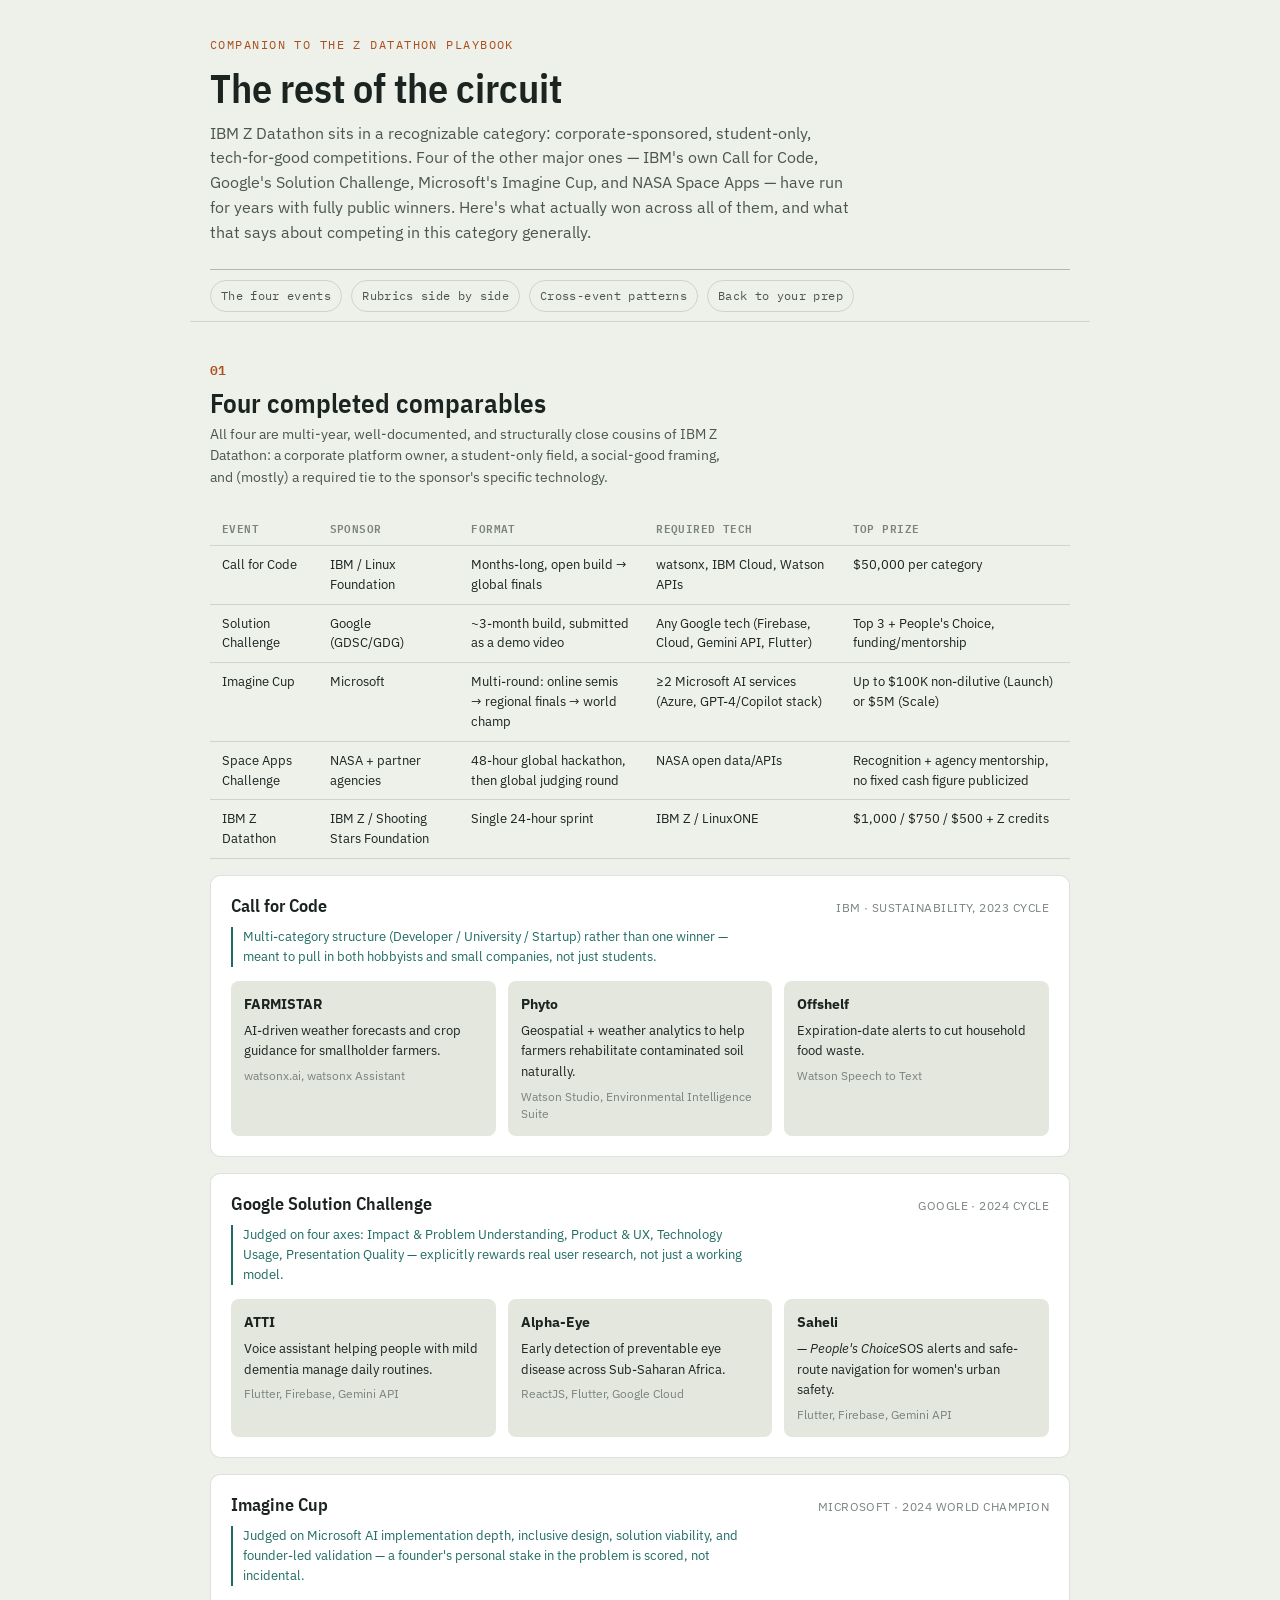
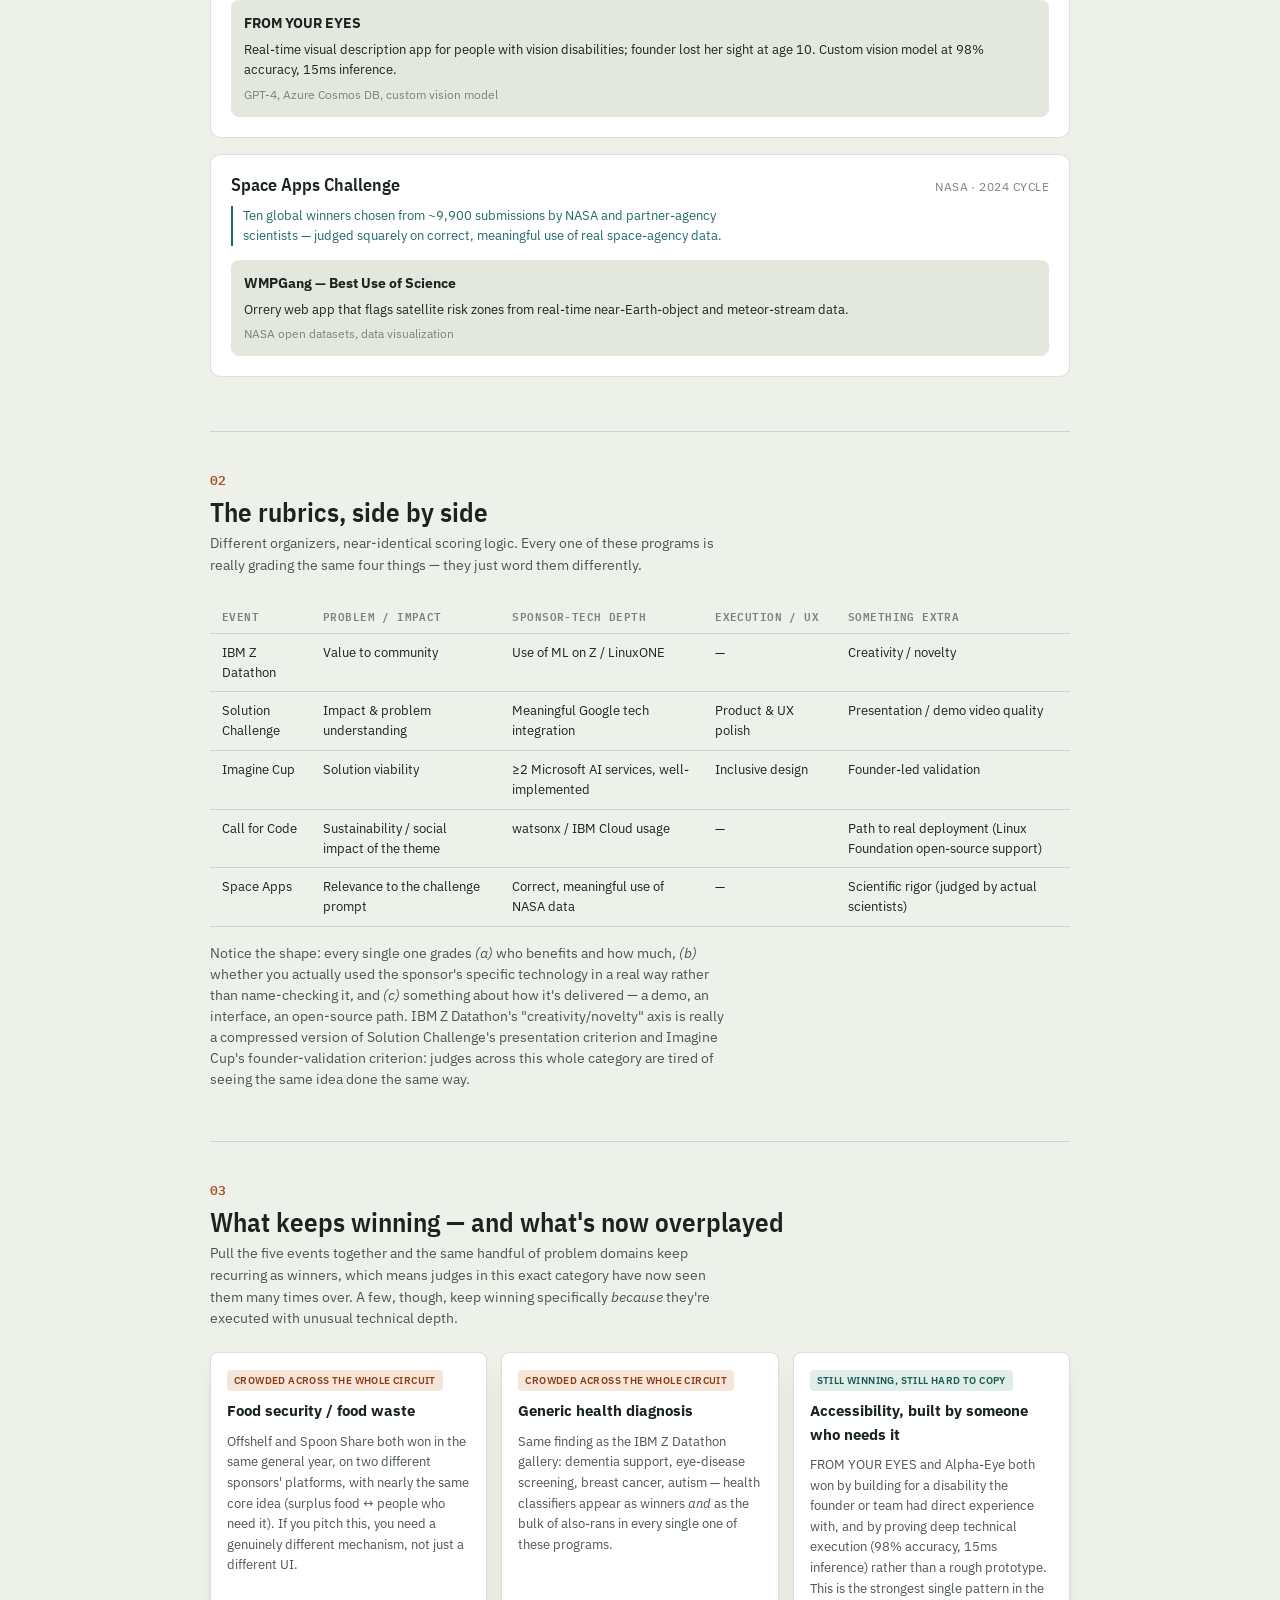
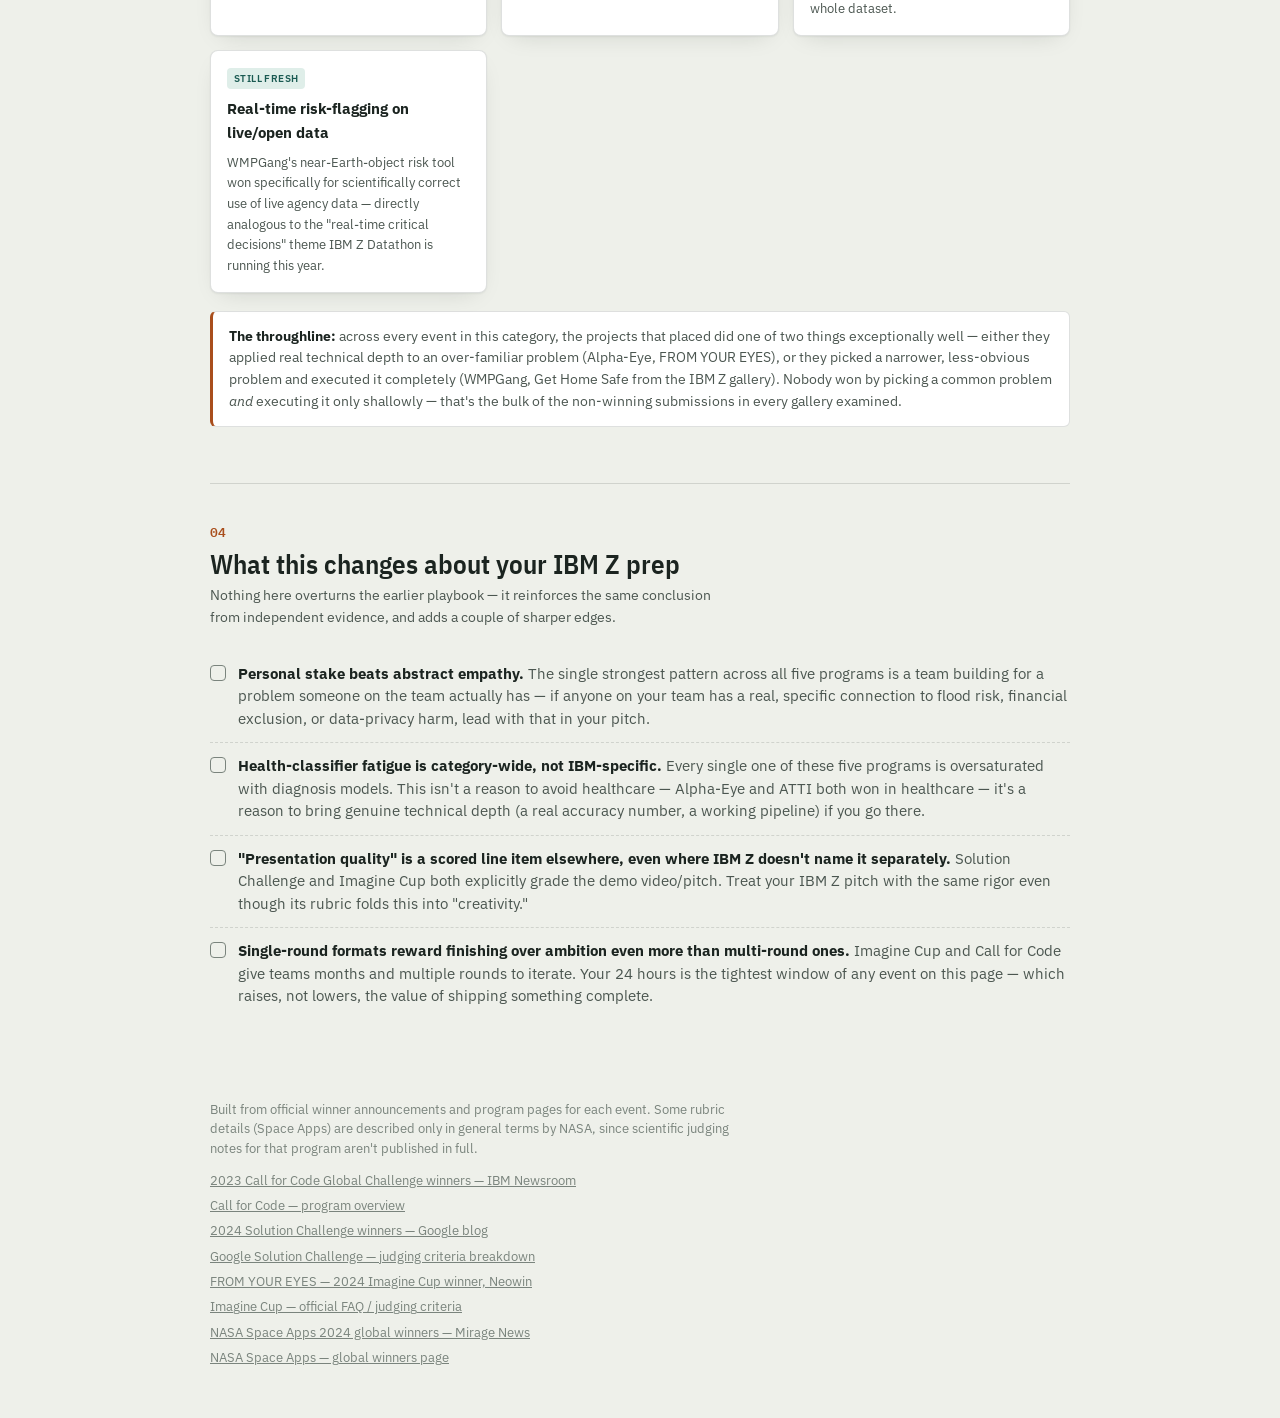
<file: artifacts/corporate-ai-circuit/index.html>
<!doctype html><html><head><meta charset=utf8><meta name=viewport content="width=device-width,initial-scale=1,viewport-fit=cover"><style>:root{color-scheme:light;box-sizing:border-box;padding-top:env(safe-area-inset-top,0px);padding-bottom:env(safe-area-inset-bottom,0px)}html{scroll-padding-top:env(safe-area-inset-top,0px)}body{margin:0;padding:0;font:14px -apple-system,BlinkMacSystemFont,sans-serif;background:#faf9f5;color:#141413}img{max-width:100%}[hidden]:not([hidden=until-found i]){display:none!important}</style></head><body>
<title>Corporate AI Circuit</title>
<style>
  :root{
    --bg:#eef0ea;
    --surface:#ffffff;
    --surface-soft:#e4e7de;
    --ink:#1b2420;
    --ink-soft:#4b5650;
    --ink-faint:#7a847d;
    --accent:#a94e1c;
    --accent-ink:#ffffff;
    --teal:#1f6b63;
    --line:rgba(27,36,32,0.14);
    --line-strong:rgba(27,36,32,0.28);
    --tag-warn-bg:#f6e6da;
    --tag-warn-ink:#8a3d13;
    --tag-good-bg:#dfeee9;
    --tag-good-ink:#1a5a52;
    --code-bg:#e6e9e0;
    --shadow: 0 1px 2px rgba(20,26,20,0.06), 0 8px 24px -12px rgba(20,26,20,0.18);
  }
  @media (prefers-color-scheme: dark){
    :root:not([data-theme="light"]){
      --bg:#12160f; --surface:#191f17; --surface-soft:#212820;
      --ink:#eaeee4; --ink-soft:#b7c0b3; --ink-faint:#828d80;
      --accent:#e2874b; --accent-ink:#12160f; --teal:#5fb7a8;
      --line:rgba(234,238,228,0.14); --line-strong:rgba(234,238,228,0.26);
      --tag-warn-bg:#3a2415; --tag-warn-ink:#f0b587;
      --tag-good-bg:#183330; --tag-good-ink:#8fd9c8;
      --code-bg:#20261d; --shadow: 0 1px 2px rgba(0,0,0,0.3), 0 8px 24px -12px rgba(0,0,0,0.5);
    }
  }
  :root[data-theme="dark"]{
    --bg:#12160f; --surface:#191f17; --surface-soft:#212820;
    --ink:#eaeee4; --ink-soft:#b7c0b3; --ink-faint:#828d80;
    --accent:#e2874b; --accent-ink:#12160f; --teal:#5fb7a8;
    --line:rgba(234,238,228,0.14); --line-strong:rgba(234,238,228,0.26);
    --tag-warn-bg:#3a2415; --tag-warn-ink:#f0b587;
    --tag-good-bg:#183330; --tag-good-ink:#8fd9c8;
    --code-bg:#20261d; --shadow: 0 1px 2px rgba(0,0,0,0.3), 0 8px 24px -12px rgba(0,0,0,0.5);
  }
  *{box-sizing:border-box;}
  body{background:var(--bg); color:var(--ink); font-family:'IBM Plex Sans', ui-sans-serif, system-ui, sans-serif; padding-inline:20px; line-height:1.55;}
  .wrap{max-width:860px; margin:0 auto;}
  h1,h2,h3{font-family:'IBM Plex Sans Condensed','IBM Plex Sans',sans-serif; font-weight:600; text-wrap:balance; line-height:1.15; color:var(--ink);}
  .mono,.stat,.tag,nav.toc a,.kicker,table{font-family:'IBM Plex Mono',ui-monospace,monospace;}
  a{color:var(--accent);}
  p{max-width:65ch;}

  header.hero{padding-block:36px 24px; border-bottom:1px solid var(--line-strong);}
  .kicker{font-size:12px; letter-spacing:0.12em; text-transform:uppercase; color:var(--accent); display:block; margin-bottom:10px;}
  header.hero h1{font-size:clamp(26px,6vw,40px); margin:0 0 10px;}
  header.hero .sub{color:var(--ink-soft); font-size:16px; max-width:64ch; margin:0;}

  nav.toc{position:sticky; top:env(safe-area-inset-top,0px); background:var(--bg); z-index:5; padding-block:10px; margin-inline:-20px; padding-inline:20px; border-bottom:1px solid var(--line); overflow-x:auto; white-space:nowrap; -webkit-overflow-scrolling:touch;}
  nav.toc::-webkit-scrollbar{display:none;}
  nav.toc a{display:inline-block; font-size:11.5px; letter-spacing:0.03em; color:var(--ink-soft); text-decoration:none; padding:6px 10px; border-radius:999px; border:1px solid var(--line); margin-right:6px;}
  nav.toc a:hover{color:var(--accent); border-color:var(--accent);}

  section{padding-block:38px; border-bottom:1px solid var(--line); scroll-margin-top:52px;}
  section:last-of-type{border-bottom:none;}
  .num{font-family:'IBM Plex Mono',monospace; color:var(--accent); font-size:13px; font-weight:600; display:block; margin-bottom:6px;}
  section > h2{font-size:clamp(21px,4vw,27px); margin:0 0 6px;}
  .lede{color:var(--ink-soft); margin:0 0 22px; max-width:64ch;}

  .callout{background:var(--surface); border:1px solid var(--line); border-left:3px solid var(--accent); border-radius:6px; padding:14px 16px; font-size:14px; color:var(--ink-soft); margin-block:18px;}
  .callout b{color:var(--ink);}

  .tablewrap{overflow-x:auto; margin-block:16px;}
  table{border-collapse:collapse; width:100%; font-size:12.8px; min-width:560px;}
  th,td{text-align:left; padding:9px 12px; border-bottom:1px solid var(--line); vertical-align:top;}
  th{color:var(--ink-faint); font-weight:600; text-transform:uppercase; font-size:10.5px; letter-spacing:0.04em; white-space:nowrap;}
  td{font-family:'IBM Plex Sans',sans-serif;}

  .event{border:1px solid var(--line); border-radius:10px; padding:20px; margin-block:16px; background:var(--surface);}
  .event .event-head{display:flex; justify-content:space-between; align-items:baseline; gap:12px; flex-wrap:wrap; margin-bottom:4px;}
  .event h3{font-size:18px; margin:0;}
  .event .org{font-size:11.5px; color:var(--ink-faint); text-transform:uppercase; letter-spacing:0.04em;}
  .event .rubric{font-size:13px; color:var(--teal); margin:10px 0 14px; border-left:2px solid var(--teal); padding-left:10px;}
  .winrow{display:grid; grid-template-columns:repeat(auto-fit,minmax(220px,1fr)); gap:12px; margin-top:12px;}
  .wincard{background:var(--surface-soft); border-radius:8px; padding:13px; font-size:13.3px;}
  .wincard b{display:block; font-size:14px; margin-bottom:4px;}
  .wincard .stack{color:var(--ink-faint); font-size:11.5px; margin-top:6px;}

  .grid2{display:grid; grid-template-columns:repeat(auto-fit,minmax(230px,1fr)); gap:14px; margin-block:18px;}
  .pcard{background:var(--surface); border:1px solid var(--line); border-radius:8px; padding:16px; box-shadow:var(--shadow);}
  .pcard h4{margin:0 0 8px; font-size:15px;}
  .pcard p{margin:0; font-size:13.3px; color:var(--ink-soft); max-width:none;}
  .pcard .badge{display:inline-block; font-size:10px; text-transform:uppercase; letter-spacing:0.04em; padding:3px 7px; border-radius:4px; margin-bottom:8px; font-weight:600;}
  .badge.hot{background:var(--tag-warn-bg); color:var(--tag-warn-ink);}
  .badge.fresh{background:var(--tag-good-bg); color:var(--tag-good-ink);}

  .checklist{list-style:none; margin:0; padding:0; display:flex; flex-direction:column;}
  .checklist li{display:flex; gap:12px; padding:12px 0; border-bottom:1px dashed var(--line); font-size:14.5px;}
  .checklist li:last-child{border-bottom:none;}
  .checklist .box{flex-shrink:0; width:16px; height:16px; border:1.5px solid var(--ink-faint); border-radius:4px; margin-top:2px;}
  .checklist b{color:var(--ink);}
  .checklist span{color:var(--ink-soft);}

  footer{padding-block:30px 50px; font-size:12.5px; color:var(--ink-faint);}
  footer .srcs{display:flex; flex-direction:column; gap:6px; margin-top:10px;}
  footer a{color:var(--ink-faint);}
</style>
<link rel="stylesheet" href="https://fonts.googleapis.com/css2?family=IBM+Plex+Sans:wght@400;500;600&family=IBM+Plex+Sans+Condensed:wght@600;700&family=IBM+Plex+Mono:wght@400;500;600&display=swap">

<div class="wrap">

<header class="hero">
  <span class="kicker">Companion to the Z Datathon Playbook</span>
  <h1>The rest of the circuit</h1>
  <p class="sub">IBM Z Datathon sits in a recognizable category: corporate-sponsored, student-only, tech-for-good competitions. Four of the other major ones — IBM's own Call for Code, Google's Solution Challenge, Microsoft's Imagine Cup, and NASA Space Apps — have run for years with fully public winners. Here's what actually won across all of them, and what that says about competing in this category generally.</p>
</header>

<nav class="toc">
  <a href="#events">The four events</a>
  <a href="#rubrics">Rubrics side by side</a>
  <a href="#patterns">Cross-event patterns</a>
  <a href="#backtoz">Back to your prep</a>
</nav>

<section id="events">
  <span class="num">01</span>
  <h2>Four completed comparables</h2>
  <p class="lede">All four are multi-year, well-documented, and structurally close cousins of IBM Z Datathon: a corporate platform owner, a student-only field, a social-good framing, and (mostly) a required tie to the sponsor's specific technology.</p>

  <div class="tablewrap">
    <table>
      <tr><th>Event</th><th>Sponsor</th><th>Format</th><th>Required tech</th><th>Top prize</th></tr>
      <tr><td>Call for Code</td><td>IBM / Linux Foundation</td><td>Months-long, open build → global finals</td><td>watsonx, IBM Cloud, Watson APIs</td><td>$50,000 per category</td></tr>
      <tr><td>Solution Challenge</td><td>Google (GDSC/GDG)</td><td>~3-month build, submitted as a demo video</td><td>Any Google tech (Firebase, Cloud, Gemini API, Flutter)</td><td>Top 3 + People's Choice, funding/mentorship</td></tr>
      <tr><td>Imagine Cup</td><td>Microsoft</td><td>Multi-round: online semis → regional finals → world champ</td><td>≥2 Microsoft AI services (Azure, GPT-4/Copilot stack)</td><td>Up to $100K non-dilutive (Launch) or $5M (Scale)</td></tr>
      <tr><td>Space Apps Challenge</td><td>NASA + partner agencies</td><td>48-hour global hackathon, then global judging round</td><td>NASA open data/APIs</td><td>Recognition + agency mentorship, no fixed cash figure publicized</td></tr>
      <tr><td>IBM Z Datathon</td><td>IBM Z / Shooting Stars Foundation</td><td>Single 24-hour sprint</td><td>IBM Z / LinuxONE</td><td>$1,000 / $750 / $500 + Z credits</td></tr>
    </table>
  </div>

  <div class="event">
    <div class="event-head"><h3>Call for Code</h3><span class="org">IBM · sustainability, 2023 cycle</span></div>
    <p class="rubric">Multi-category structure (Developer / University / Startup) rather than one winner — meant to pull in both hobbyists and small companies, not just students.</p>
    <div class="winrow">
      <div class="wincard"><b>FARMISTAR</b>AI-driven weather forecasts and crop guidance for smallholder farmers.<div class="stack">watsonx.ai, watsonx Assistant</div></div>
      <div class="wincard"><b>Phyto</b>Geospatial + weather analytics to help farmers rehabilitate contaminated soil naturally.<div class="stack">Watson Studio, Environmental Intelligence Suite</div></div>
      <div class="wincard"><b>Offshelf</b>Expiration-date alerts to cut household food waste.<div class="stack">Watson Speech to Text</div></div>
    </div>
  </div>

  <div class="event">
    <div class="event-head"><h3>Google Solution Challenge</h3><span class="org">Google · 2024 cycle</span></div>
    <p class="rubric">Judged on four axes: Impact &amp; Problem Understanding, Product &amp; UX, Technology Usage, Presentation Quality — explicitly rewards real user research, not just a working model.</p>
    <div class="winrow">
      <div class="wincard"><b>ATTI</b>Voice assistant helping people with mild dementia manage daily routines.<div class="stack">Flutter, Firebase, Gemini API</div></div>
      <div class="wincard"><b>Alpha-Eye</b>Early detection of preventable eye disease across Sub-Saharan Africa.<div class="stack">ReactJS, Flutter, Google Cloud</div></div>
      <div class="wincard"><b>Saheli</b> — <i>People's Choice</i>SOS alerts and safe-route navigation for women's urban safety.<div class="stack">Flutter, Firebase, Gemini API</div></div>
    </div>
  </div>

  <div class="event">
    <div class="event-head"><h3>Imagine Cup</h3><span class="org">Microsoft · 2024 world champion</span></div>
    <p class="rubric">Judged on Microsoft AI implementation depth, inclusive design, solution viability, and founder-led validation — a founder's personal stake in the problem is scored, not incidental.</p>
    <div class="winrow">
      <div class="wincard"><b>FROM YOUR EYES</b>Real-time visual description app for people with vision disabilities; founder lost her sight at age 10. Custom vision model at 98% accuracy, 15ms inference.<div class="stack">GPT-4, Azure Cosmos DB, custom vision model</div></div>
    </div>
  </div>

  <div class="event">
    <div class="event-head"><h3>Space Apps Challenge</h3><span class="org">NASA · 2024 cycle</span></div>
    <p class="rubric">Ten global winners chosen from ~9,900 submissions by NASA and partner-agency scientists — judged squarely on correct, meaningful use of real space-agency data.</p>
    <div class="winrow">
      <div class="wincard"><b>WMPGang — Best Use of Science</b>Orrery web app that flags satellite risk zones from real-time near-Earth-object and meteor-stream data.<div class="stack">NASA open datasets, data visualization</div></div>
    </div>
  </div>
</section>

<section id="rubrics">
  <span class="num">02</span>
  <h2>The rubrics, side by side</h2>
  <p class="lede">Different organizers, near-identical scoring logic. Every one of these programs is really grading the same four things — they just word them differently.</p>
  <div class="tablewrap">
    <table>
      <tr><th>Event</th><th>Problem / impact</th><th>Sponsor-tech depth</th><th>Execution / UX</th><th>Something extra</th></tr>
      <tr><td>IBM Z Datathon</td><td>Value to community</td><td>Use of ML on Z / LinuxONE</td><td>—</td><td>Creativity / novelty</td></tr>
      <tr><td>Solution Challenge</td><td>Impact &amp; problem understanding</td><td>Meaningful Google tech integration</td><td>Product &amp; UX polish</td><td>Presentation / demo video quality</td></tr>
      <tr><td>Imagine Cup</td><td>Solution viability</td><td>≥2 Microsoft AI services, well-implemented</td><td>Inclusive design</td><td>Founder-led validation</td></tr>
      <tr><td>Call for Code</td><td>Sustainability / social impact of the theme</td><td>watsonx / IBM Cloud usage</td><td>—</td><td>Path to real deployment (Linux Foundation open-source support)</td></tr>
      <tr><td>Space Apps</td><td>Relevance to the challenge prompt</td><td>Correct, meaningful use of NASA data</td><td>—</td><td>Scientific rigor (judged by actual scientists)</td></tr>
    </table>
  </div>
  <p style="font-size:13.5px; color:var(--ink-soft);">Notice the shape: every single one grades <i>(a)</i> who benefits and how much, <i>(b)</i> whether you actually used the sponsor's specific technology in a real way rather than name-checking it, and <i>(c)</i> something about how it's delivered — a demo, an interface, an open-source path. IBM Z Datathon's "creativity/novelty" axis is really a compressed version of Solution Challenge's presentation criterion and Imagine Cup's founder-validation criterion: judges across this whole category are tired of seeing the same idea done the same way.</p>
</section>

<section id="patterns">
  <span class="num">03</span>
  <h2>What keeps winning — and what's now overplayed</h2>
  <p class="lede">Pull the five events together and the same handful of problem domains keep recurring as winners, which means judges in this exact category have now seen them many times over. A few, though, keep winning specifically <i>because</i> they're executed with unusual technical depth.</p>

  <div class="grid2">
    <div class="pcard">
      <span class="badge hot">Crowded across the whole circuit</span>
      <h4>Food security / food waste</h4>
      <p>Offshelf and Spoon Share both won in the same general year, on two different sponsors' platforms, with nearly the same core idea (surplus food ↔ people who need it). If you pitch this, you need a genuinely different mechanism, not just a different UI.</p>
    </div>
    <div class="pcard">
      <span class="badge hot">Crowded across the whole circuit</span>
      <h4>Generic health diagnosis</h4>
      <p>Same finding as the IBM Z Datathon gallery: dementia support, eye-disease screening, breast cancer, autism — health classifiers appear as winners <i>and</i> as the bulk of also-rans in every single one of these programs.</p>
    </div>
    <div class="pcard">
      <span class="badge fresh">Still winning, still hard to copy</span>
      <h4>Accessibility, built by someone who needs it</h4>
      <p>FROM YOUR EYES and Alpha-Eye both won by building for a disability the founder or team had direct experience with, and by proving deep technical execution (98% accuracy, 15ms inference) rather than a rough prototype. This is the strongest single pattern in the whole dataset.</p>
    </div>
    <div class="pcard">
      <span class="badge fresh">Still fresh</span>
      <h4>Real-time risk-flagging on live/open data</h4>
      <p>WMPGang's near-Earth-object risk tool won specifically for scientifically correct use of live agency data — directly analogous to the "real-time critical decisions" theme IBM Z Datathon is running this year.</p>
    </div>
  </div>

  <div class="callout">
    <b>The throughline:</b> across every event in this category, the projects that placed did one of two things exceptionally well — either they applied real technical depth to an over-familiar problem (Alpha-Eye, FROM YOUR EYES), or they picked a narrower, less-obvious problem and executed it completely (WMPGang, Get Home Safe from the IBM Z gallery). Nobody won by picking a common problem <i>and</i> executing it only shallowly — that's the bulk of the non-winning submissions in every gallery examined.
  </div>
</section>

<section id="backtoz">
  <span class="num">04</span>
  <h2>What this changes about your IBM Z prep</h2>
  <p class="lede">Nothing here overturns the earlier playbook — it reinforces the same conclusion from independent evidence, and adds a couple of sharper edges.</p>
  <ul class="checklist">
    <li><span class="box"></span><span><b>Personal stake beats abstract empathy.</b> The single strongest pattern across all five programs is a team building for a problem someone on the team actually has — if anyone on your team has a real, specific connection to flood risk, financial exclusion, or data-privacy harm, lead with that in your pitch.</span></li>
    <li><span class="box"></span><span><b>Health-classifier fatigue is category-wide, not IBM-specific.</b> Every single one of these five programs is oversaturated with diagnosis models. This isn't a reason to avoid healthcare — Alpha-Eye and ATTI both won in healthcare — it's a reason to bring genuine technical depth (a real accuracy number, a working pipeline) if you go there.</span></li>
    <li><span class="box"></span><span><b>"Presentation quality" is a scored line item elsewhere, even where IBM Z doesn't name it separately.</b> Solution Challenge and Imagine Cup both explicitly grade the demo video/pitch. Treat your IBM Z pitch with the same rigor even though its rubric folds this into "creativity."</span></li>
    <li><span class="box"></span><span><b>Single-round formats reward finishing over ambition even more than multi-round ones.</b> Imagine Cup and Call for Code give teams months and multiple rounds to iterate. Your 24 hours is the tightest window of any event on this page — which raises, not lowers, the value of shipping something complete.</span></li>
  </ul>
</section>

<footer>
  <p>Built from official winner announcements and program pages for each event. Some rubric details (Space Apps) are described only in general terms by NASA, since scientific judging notes for that program aren't published in full.</p>
  <div class="srcs">
    <a href="https://newsroom.ibm.com/2023-12-06-2023-Call-for-Code-Global-Challenge-Winners-Tackle-Agriculture,-Farming-and-Food-Waste-Issues-with-IBM-Technology" target="_blank">2023 Call for Code Global Challenge winners — IBM Newsroom</a>
    <a href="https://www.callforcode.org/" target="_blank">Call for Code — program overview</a>
    <a href="https://blog.google/technology/developers/meet-the-students-that-are-changing-the-world-through-technology/" target="_blank">2024 Solution Challenge winners — Google blog</a>
    <a href="https://thenewviews.com/google-solution-challenge/" target="_blank">Google Solution Challenge — judging criteria breakdown</a>
    <a href="https://www.neowin.net/news/the-from-your-eyes-team-is-the-winner-of-microsofts-2024-imagine-cup-student-competition/" target="_blank">FROM YOUR EYES — 2024 Imagine Cup winner, Neowin</a>
    <a href="https://imaginecup.microsoft.com/en-us/support/faq" target="_blank">Imagine Cup — official FAQ / judging criteria</a>
    <a href="https://www.miragenews.com/nasa-space-apps-2024-global-winners-announced-1392322/" target="_blank">NASA Space Apps 2024 global winners — Mirage News</a>
    <a href="https://www.spaceappschallenge.org/nasa-space-apps-2024/awards/global-winners/" target="_blank">NASA Space Apps — global winners page</a>
  </div>
</footer>

</div>

</body></html>
</file>
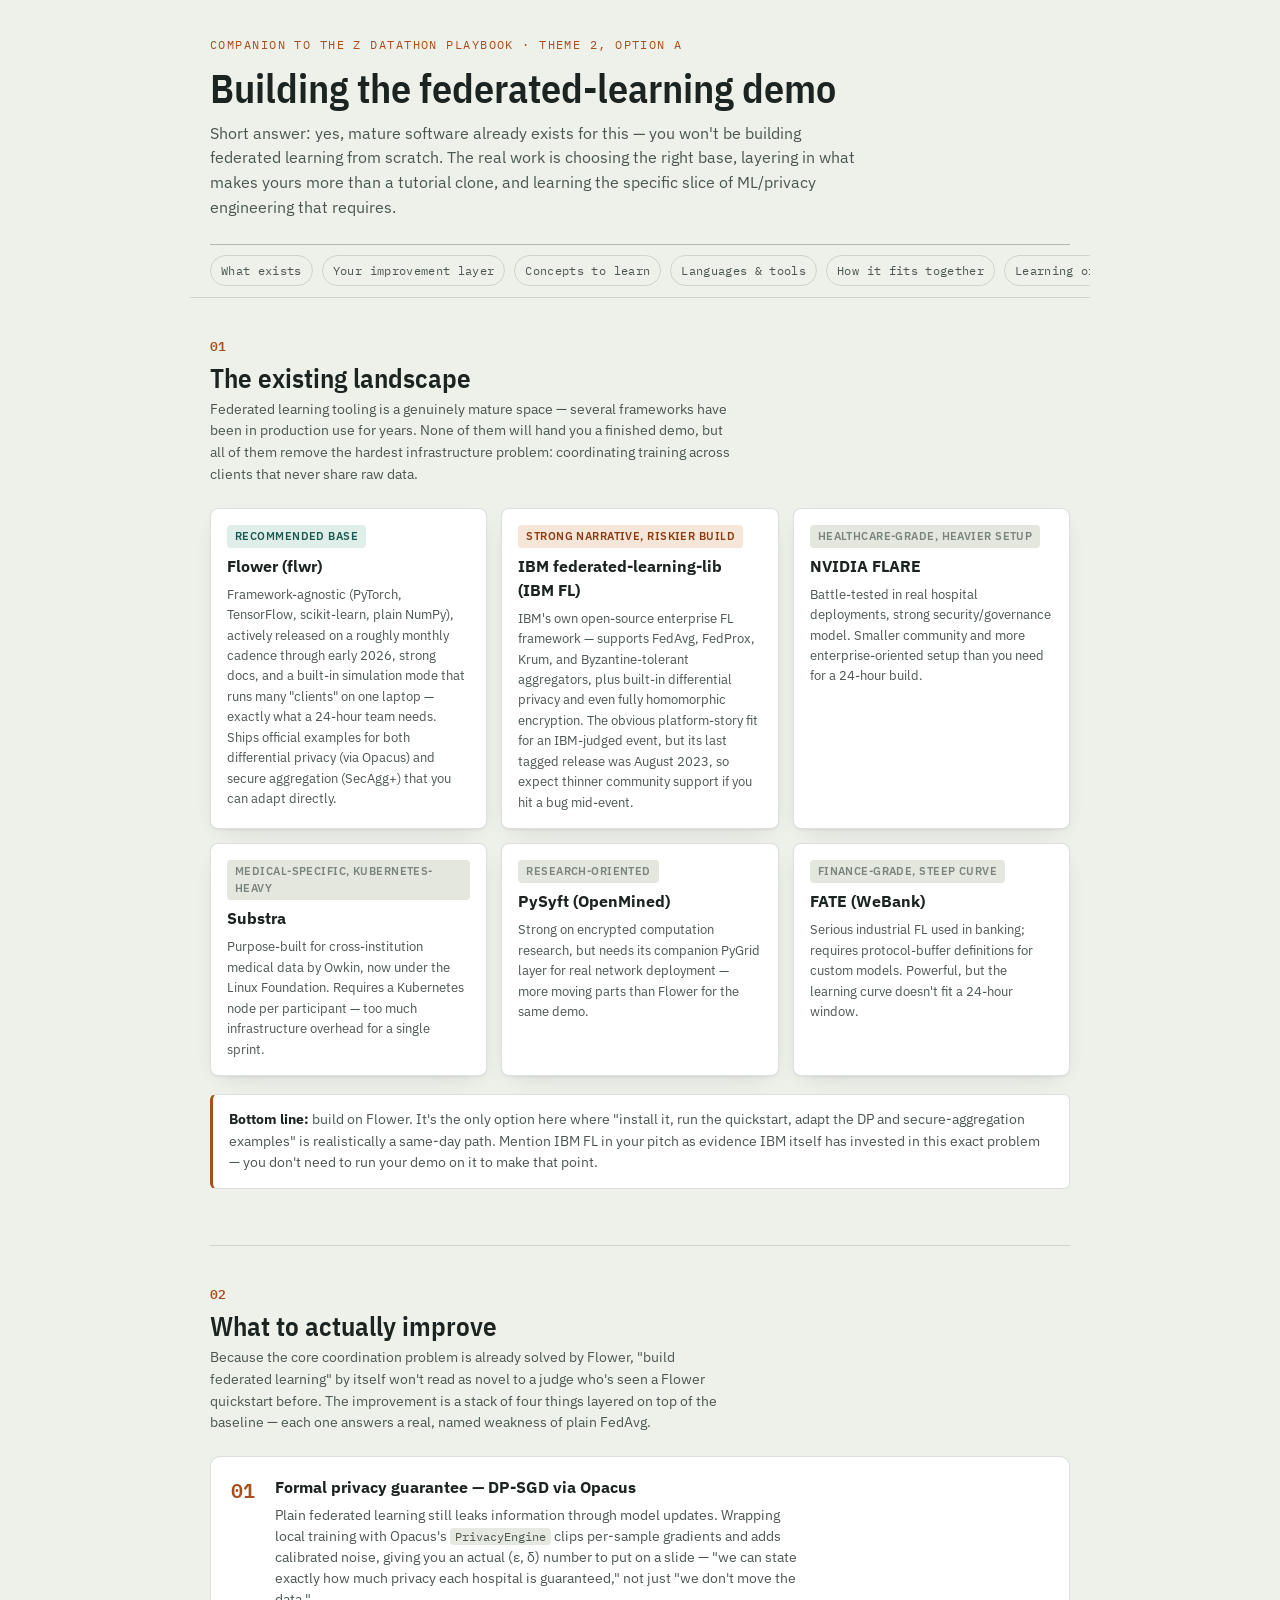
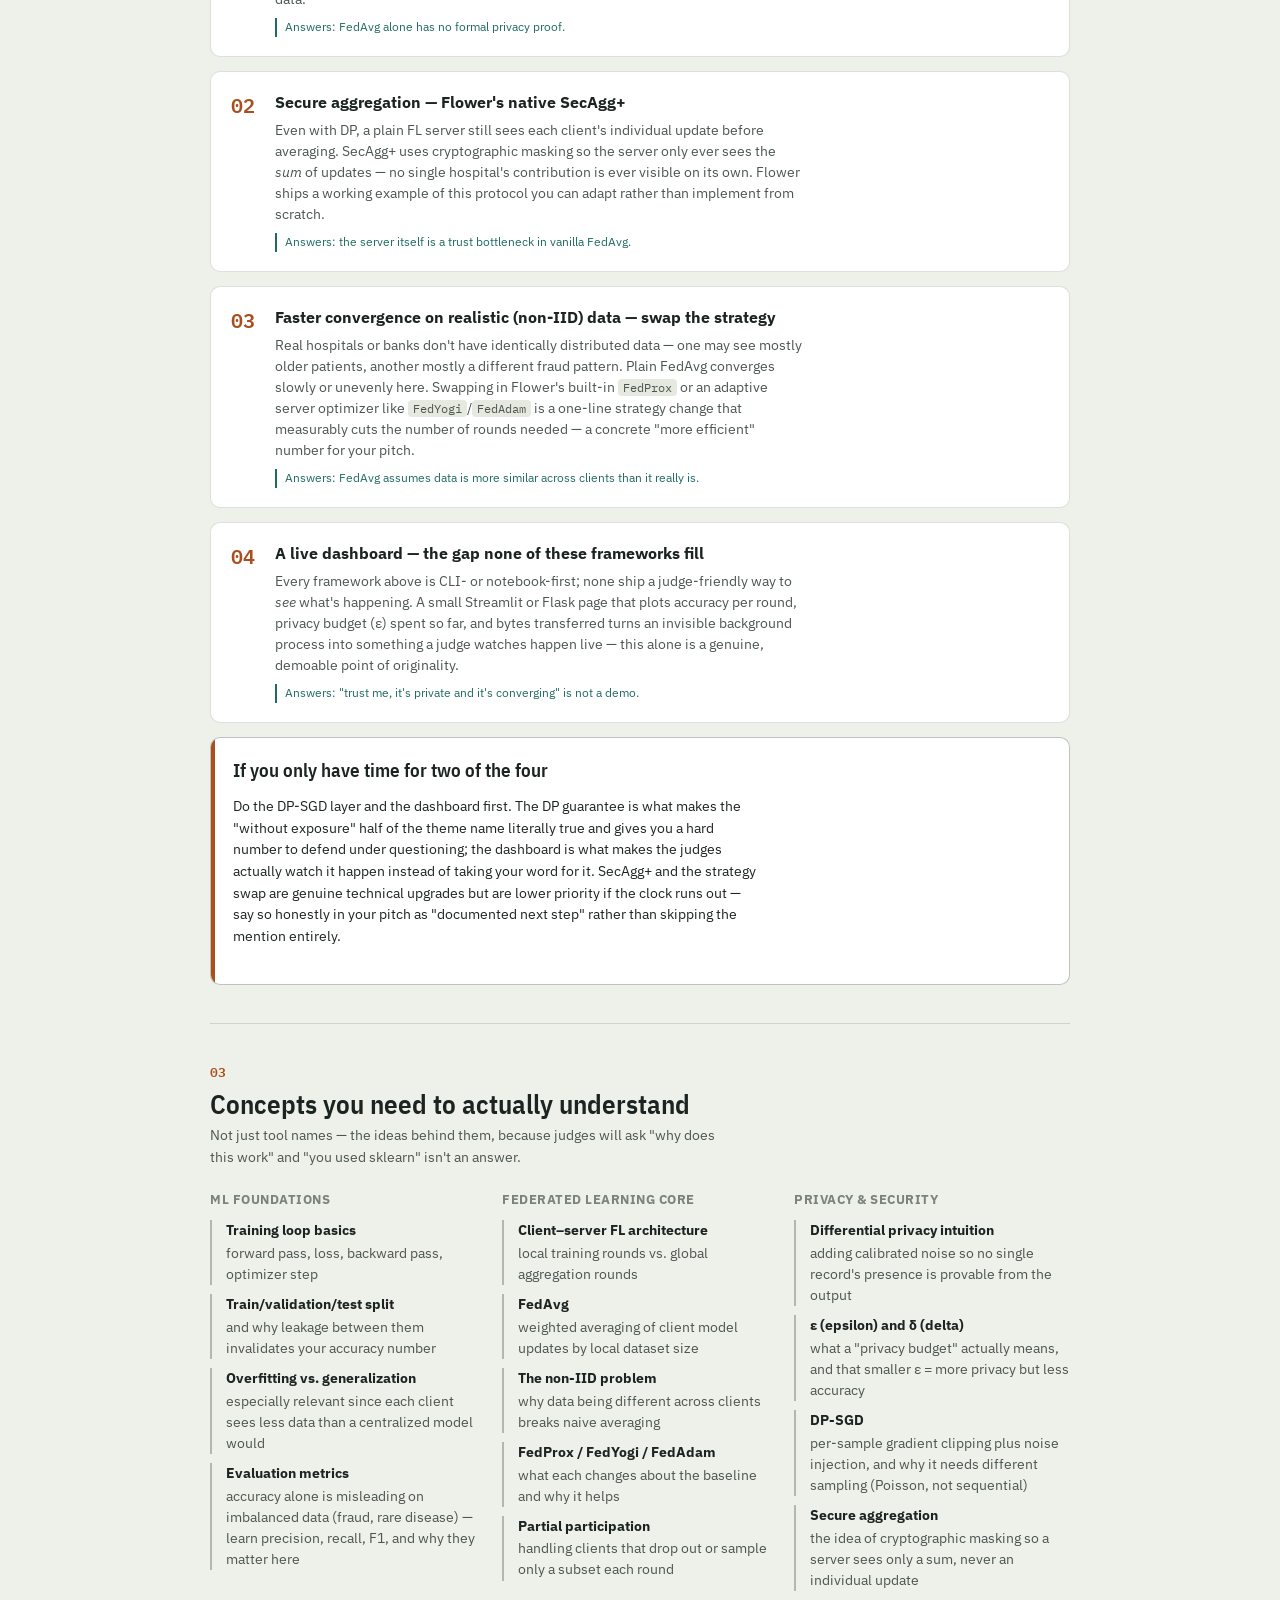
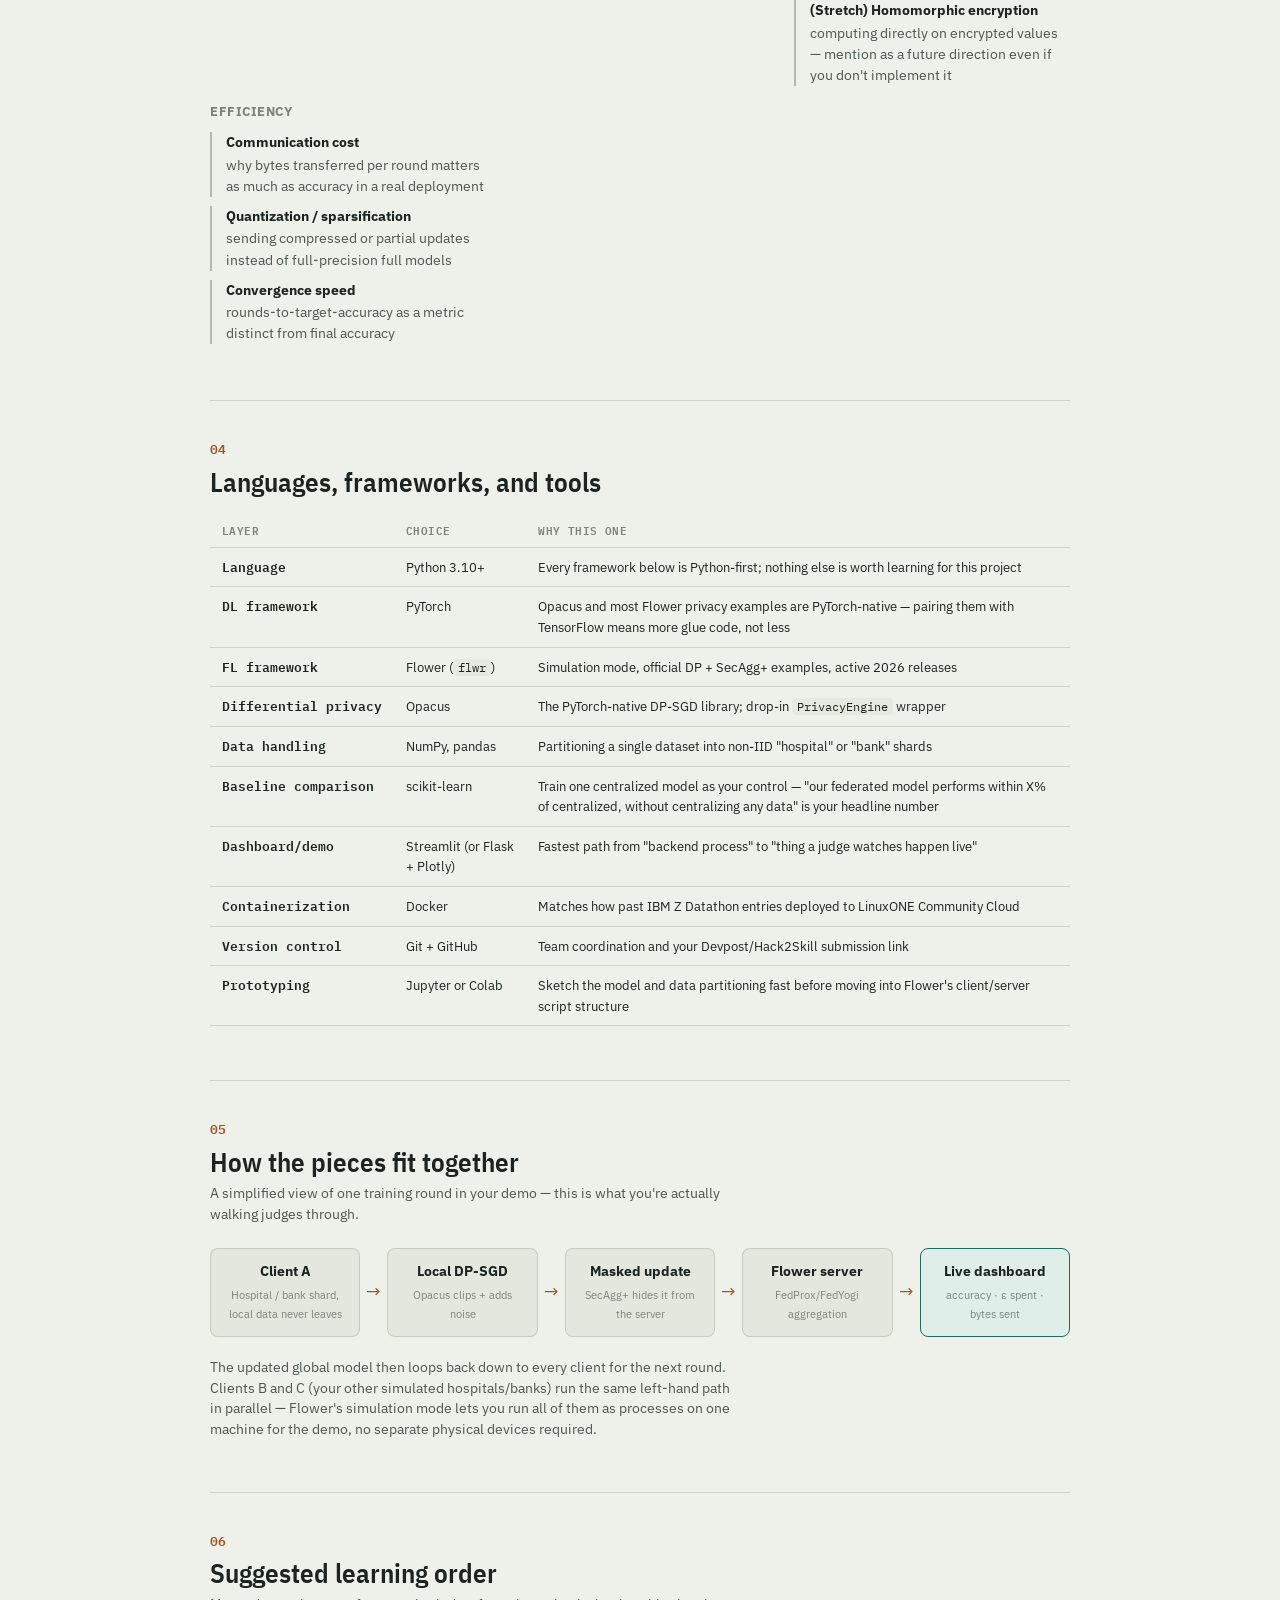
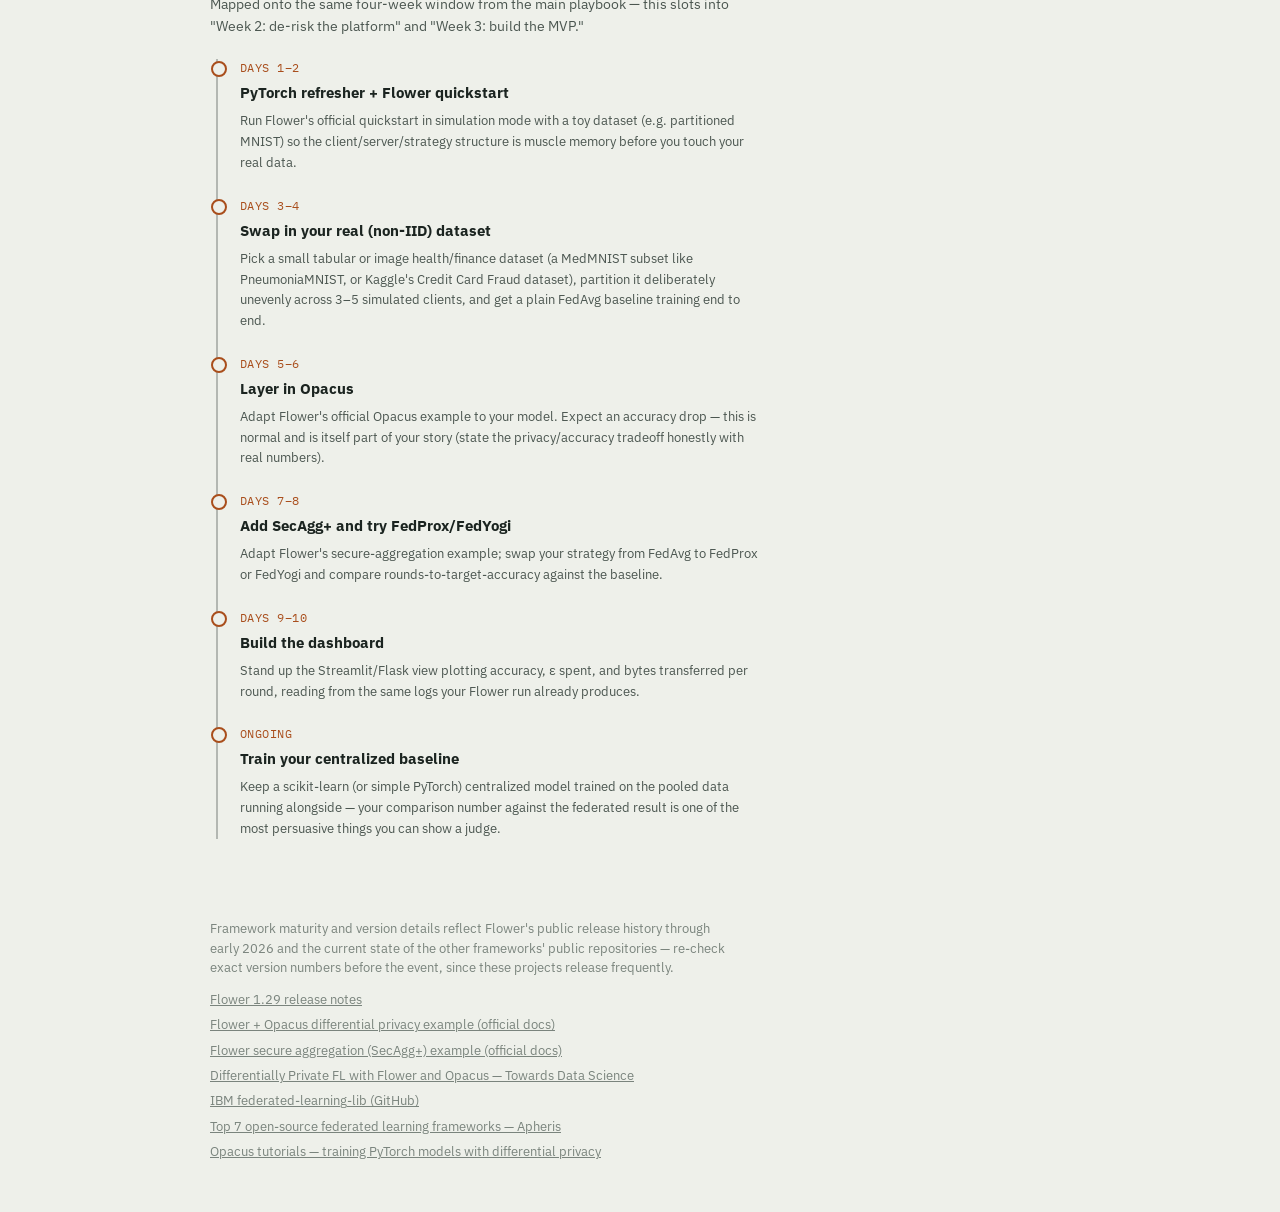
<file: artifacts/federated-learning-toolkit/index.html>
<!doctype html><html><head><meta charset=utf8><meta name=viewport content="width=device-width,initial-scale=1,viewport-fit=cover"><style>:root{color-scheme:light;box-sizing:border-box;padding-top:env(safe-area-inset-top,0px);padding-bottom:env(safe-area-inset-bottom,0px)}html{scroll-padding-top:env(safe-area-inset-top,0px)}body{margin:0;padding:0;font:14px -apple-system,BlinkMacSystemFont,sans-serif;background:#faf9f5;color:#141413}img{max-width:100%}[hidden]:not([hidden=until-found i]){display:none!important}</style></head><body>
<title>Federated Learning Toolkit</title>
<style>
  :root{
    --bg:#eef0ea; --surface:#ffffff; --surface-soft:#e4e7de;
    --ink:#1b2420; --ink-soft:#4b5650; --ink-faint:#7a847d;
    --accent:#a94e1c; --accent-ink:#ffffff; --teal:#1f6b63;
    --line:rgba(27,36,32,0.14); --line-strong:rgba(27,36,32,0.28);
    --tag-warn-bg:#f6e6da; --tag-warn-ink:#8a3d13;
    --tag-good-bg:#dfeee9; --tag-good-ink:#1a5a52;
    --code-bg:#e6e9e0;
    --shadow: 0 1px 2px rgba(20,26,20,0.06), 0 8px 24px -12px rgba(20,26,20,0.18);
  }
  @media (prefers-color-scheme: dark){
    :root:not([data-theme="light"]){
      --bg:#12160f; --surface:#191f17; --surface-soft:#212820;
      --ink:#eaeee4; --ink-soft:#b7c0b3; --ink-faint:#828d80;
      --accent:#e2874b; --accent-ink:#12160f; --teal:#5fb7a8;
      --line:rgba(234,238,228,0.14); --line-strong:rgba(234,238,228,0.26);
      --tag-warn-bg:#3a2415; --tag-warn-ink:#f0b587;
      --tag-good-bg:#183330; --tag-good-ink:#8fd9c8;
      --code-bg:#20261d; --shadow: 0 1px 2px rgba(0,0,0,0.3), 0 8px 24px -12px rgba(0,0,0,0.5);
    }
  }
  :root[data-theme="dark"]{
    --bg:#12160f; --surface:#191f17; --surface-soft:#212820;
    --ink:#eaeee4; --ink-soft:#b7c0b3; --ink-faint:#828d80;
    --accent:#e2874b; --accent-ink:#12160f; --teal:#5fb7a8;
    --line:rgba(234,238,228,0.14); --line-strong:rgba(234,238,228,0.26);
    --tag-warn-bg:#3a2415; --tag-warn-ink:#f0b587;
    --tag-good-bg:#183330; --tag-good-ink:#8fd9c8;
    --code-bg:#20261d; --shadow: 0 1px 2px rgba(0,0,0,0.3), 0 8px 24px -12px rgba(0,0,0,0.5);
  }
  *{box-sizing:border-box;}
  body{background:var(--bg); color:var(--ink); font-family:'IBM Plex Sans', ui-sans-serif, system-ui, sans-serif; padding-inline:20px; line-height:1.55;}
  .wrap{max-width:860px; margin:0 auto;}
  h1,h2,h3{font-family:'IBM Plex Sans Condensed','IBM Plex Sans',sans-serif; font-weight:600; text-wrap:balance; line-height:1.15; color:var(--ink);}
  .mono,.stat,.tag,nav.toc a,.kicker,table,code{font-family:'IBM Plex Mono',ui-monospace,monospace;}
  a{color:var(--accent);}
  p{max-width:66ch;}

  header.hero{padding-block:36px 24px; border-bottom:1px solid var(--line-strong);}
  .kicker{font-size:12px; letter-spacing:0.12em; text-transform:uppercase; color:var(--accent); display:block; margin-bottom:10px;}
  header.hero h1{font-size:clamp(26px,6vw,40px); margin:0 0 10px;}
  header.hero .sub{color:var(--ink-soft); font-size:16px; max-width:66ch; margin:0;}

  nav.toc{position:sticky; top:env(safe-area-inset-top,0px); background:var(--bg); z-index:5; padding-block:10px; margin-inline:-20px; padding-inline:20px; border-bottom:1px solid var(--line); overflow-x:auto; white-space:nowrap; -webkit-overflow-scrolling:touch;}
  nav.toc::-webkit-scrollbar{display:none;}
  nav.toc a{display:inline-block; font-size:11.5px; letter-spacing:0.03em; color:var(--ink-soft); text-decoration:none; padding:6px 10px; border-radius:999px; border:1px solid var(--line); margin-right:6px;}
  nav.toc a:hover{color:var(--accent); border-color:var(--accent);}

  section{padding-block:38px; border-bottom:1px solid var(--line); scroll-margin-top:52px;}
  section:last-of-type{border-bottom:none;}
  .num{font-family:'IBM Plex Mono',monospace; color:var(--accent); font-size:13px; font-weight:600; display:block; margin-bottom:6px;}
  section > h2{font-size:clamp(21px,4vw,27px); margin:0 0 6px;}
  .lede{color:var(--ink-soft); margin:0 0 22px; max-width:66ch;}

  .callout{background:var(--surface); border:1px solid var(--line); border-left:3px solid var(--accent); border-radius:6px; padding:14px 16px; font-size:14px; color:var(--ink-soft); margin-block:18px;}
  .callout b{color:var(--ink);}

  .tablewrap{overflow-x:auto; margin-block:16px;}
  table{border-collapse:collapse; width:100%; font-size:12.6px; min-width:600px;}
  th,td{text-align:left; padding:9px 12px; border-bottom:1px solid var(--line); vertical-align:top;}
  th{color:var(--ink-faint); font-weight:600; text-transform:uppercase; font-size:10.5px; letter-spacing:0.04em; white-space:nowrap;}
  td{font-family:'IBM Plex Sans',sans-serif; font-size:13.3px;}

  .fw-grid{display:grid; grid-template-columns:repeat(auto-fit,minmax(240px,1fr)); gap:14px; margin-block:18px;}
  .fw-card{background:var(--surface); border:1px solid var(--line); border-radius:8px; padding:16px; box-shadow:var(--shadow); display:flex; flex-direction:column; gap:6px;}
  .fw-card h4{margin:0; font-size:15.5px;}
  .fw-card p{margin:0; font-size:13.2px; color:var(--ink-soft); max-width:none;}
  .fw-card .fit{font-size:11px; text-transform:uppercase; letter-spacing:0.04em; font-weight:600; padding:3px 8px; border-radius:4px; width:fit-content;}
  .fit.best{background:var(--tag-good-bg); color:var(--tag-good-ink);}
  .fit.narrative{background:var(--tag-warn-bg); color:var(--tag-warn-ink);}
  .fit.skip{background:var(--surface-soft); color:var(--ink-faint);}

  .recommend{border-radius:10px; padding:22px; background:var(--surface); border:1px solid var(--line-strong); position:relative; overflow:hidden;}
  .recommend::before{content:""; position:absolute; inset:0 0 0 0; width:4px; background:var(--accent);}
  .recommend h3{margin:0 0 8px; font-size:19px;}

  .layer{border:1px solid var(--line); border-radius:10px; padding:18px 20px; margin-block:14px; background:var(--surface); display:flex; gap:16px; align-items:flex-start;}
  .layer .ln{font-family:'IBM Plex Mono',monospace; font-weight:600; color:var(--accent); font-size:20px; flex-shrink:0; width:28px;}
  .layer h4{margin:0 0 6px; font-size:15.5px;}
  .layer p{margin:0; font-size:13.6px; color:var(--ink-soft);}
  .layer .why{display:inline-block; margin-top:8px; font-size:12px; color:var(--teal); border-left:2px solid var(--teal); padding-left:8px;}

  .concept-grid{display:grid; grid-template-columns:repeat(auto-fit,minmax(250px,1fr)); gap:16px; margin-block:18px;}
  .concept-col h4{font-size:13px; text-transform:uppercase; letter-spacing:0.04em; color:var(--ink-faint); margin:0 0 10px;}
  .concept-col ul{list-style:none; margin:0; padding:0; display:flex; flex-direction:column; gap:9px;}
  .concept-col li{font-size:13.6px; padding-left:14px; border-left:2px solid var(--line-strong); color:var(--ink-soft);}
  .concept-col li b{color:var(--ink); display:block; font-size:14px; margin-bottom:1px;}

  /* architecture flow */
  .flow{display:flex; flex-wrap:wrap; align-items:center; gap:6px; margin-block:20px; font-size:12.5px;}
  .flow .box{background:var(--surface-soft); border:1px solid var(--line); border-radius:8px; padding:12px 14px; text-align:center; flex:1 1 130px; min-width:130px;}
  .flow .box b{display:block; font-size:13.5px; margin-bottom:3px;}
  .flow .box span{color:var(--ink-faint); font-size:11px;}
  .flow .arrow{color:var(--accent); font-size:18px; flex:0 0 auto; align-self:center;}
  .flow .box.dash{border-color:var(--teal); background:var(--tag-good-bg);}
  @media (max-width:560px){ .flow{flex-direction:column;} .flow .arrow{transform:rotate(90deg);} }

  .stack-table td:first-child{font-family:'IBM Plex Mono',monospace; font-weight:600; white-space:nowrap;}

  .timeline{display:flex; flex-direction:column; border-left:2px solid var(--line-strong); margin-left:6px;}
  .tl-item{position:relative; padding:0 0 24px 22px;}
  .tl-item:last-child{padding-bottom:0;}
  .tl-item::before{content:""; position:absolute; left:-7px; top:2px; width:12px; height:12px; border-radius:50%; background:var(--bg); border:2px solid var(--accent);}
  .tl-item .when{font-family:'IBM Plex Mono',monospace; font-size:11.5px; color:var(--accent); text-transform:uppercase; letter-spacing:0.04em; display:block; margin-bottom:4px;}
  .tl-item h4{margin:0 0 6px; font-size:15px;}
  .tl-item p{margin:0; font-size:13.4px; color:var(--ink-soft);}

  footer{padding-block:30px 50px; font-size:12.5px; color:var(--ink-faint);}
  footer .srcs{display:flex; flex-direction:column; gap:6px; margin-top:10px;}
  footer a{color:var(--ink-faint);}
  code{background:var(--code-bg); padding:1px 5px; border-radius:4px; font-size:0.88em;}
</style>
<link rel="stylesheet" href="https://fonts.googleapis.com/css2?family=IBM+Plex+Sans:wght@400;500;600&family=IBM+Plex+Sans+Condensed:wght@600;700&family=IBM+Plex+Mono:wght@400;500;600&display=swap">

<div class="wrap">

<header class="hero">
  <span class="kicker">Companion to the Z Datathon Playbook · Theme 2, option A</span>
  <h1>Building the federated-learning demo</h1>
  <p class="sub">Short answer: yes, mature software already exists for this — you won't be building federated learning from scratch. The real work is choosing the right base, layering in what makes yours more than a tutorial clone, and learning the specific slice of ML/privacy engineering that requires.</p>
</header>

<nav class="toc">
  <a href="#landscape">What exists</a>
  <a href="#improve">Your improvement layer</a>
  <a href="#concepts">Concepts to learn</a>
  <a href="#stack">Languages & tools</a>
  <a href="#architecture">How it fits together</a>
  <a href="#sequence">Learning order</a>
</nav>

<section id="landscape">
  <span class="num">01</span>
  <h2>The existing landscape</h2>
  <p class="lede">Federated learning tooling is a genuinely mature space — several frameworks have been in production use for years. None of them will hand you a finished demo, but all of them remove the hardest infrastructure problem: coordinating training across clients that never share raw data.</p>

  <div class="fw-grid">
    <div class="fw-card">
      <span class="fit best">Recommended base</span>
      <h4>Flower (flwr)</h4>
      <p>Framework-agnostic (PyTorch, TensorFlow, scikit-learn, plain NumPy), actively released on a roughly monthly cadence through early 2026, strong docs, and a built-in simulation mode that runs many "clients" on one laptop — exactly what a 24-hour team needs. Ships official examples for both differential privacy (via Opacus) and secure aggregation (SecAgg+) that you can adapt directly.</p>
    </div>
    <div class="fw-card">
      <span class="fit narrative">Strong narrative, riskier build</span>
      <h4>IBM federated-learning-lib (IBM FL)</h4>
      <p>IBM's own open-source enterprise FL framework — supports FedAvg, FedProx, Krum, and Byzantine-tolerant aggregators, plus built-in differential privacy and even fully homomorphic encryption. The obvious platform-story fit for an IBM-judged event, but its last tagged release was August 2023, so expect thinner community support if you hit a bug mid-event.</p>
    </div>
    <div class="fw-card">
      <span class="fit skip">Healthcare-grade, heavier setup</span>
      <h4>NVIDIA FLARE</h4>
      <p>Battle-tested in real hospital deployments, strong security/governance model. Smaller community and more enterprise-oriented setup than you need for a 24-hour build.</p>
    </div>
    <div class="fw-card">
      <span class="fit skip">Medical-specific, Kubernetes-heavy</span>
      <h4>Substra</h4>
      <p>Purpose-built for cross-institution medical data by Owkin, now under the Linux Foundation. Requires a Kubernetes node per participant — too much infrastructure overhead for a single sprint.</p>
    </div>
    <div class="fw-card">
      <span class="fit skip">Research-oriented</span>
      <h4>PySyft (OpenMined)</h4>
      <p>Strong on encrypted computation research, but needs its companion PyGrid layer for real network deployment — more moving parts than Flower for the same demo.</p>
    </div>
    <div class="fw-card">
      <span class="fit skip">Finance-grade, steep curve</span>
      <h4>FATE (WeBank)</h4>
      <p>Serious industrial FL used in banking; requires protocol-buffer definitions for custom models. Powerful, but the learning curve doesn't fit a 24-hour window.</p>
    </div>
  </div>

  <div class="callout">
    <b>Bottom line:</b> build on Flower. It's the only option here where "install it, run the quickstart, adapt the DP and secure-aggregation examples" is realistically a same-day path. Mention IBM FL in your pitch as evidence IBM itself has invested in this exact problem — you don't need to run your demo on it to make that point.
  </div>
</section>

<section id="improve">
  <span class="num">02</span>
  <h2>What to actually improve</h2>
  <p class="lede">Because the core coordination problem is already solved by Flower, "build federated learning" by itself won't read as novel to a judge who's seen a Flower quickstart before. The improvement is a stack of four things layered on top of the baseline — each one answers a real, named weakness of plain FedAvg.</p>

  <div class="layer">
    <span class="ln">01</span>
    <div><h4>Formal privacy guarantee — DP-SGD via Opacus</h4>
    <p>Plain federated learning still leaks information through model updates. Wrapping local training with Opacus's <code>PrivacyEngine</code> clips per-sample gradients and adds calibrated noise, giving you an actual (ε, δ) number to put on a slide — "we can state exactly how much privacy each hospital is guaranteed," not just "we don't move the data."</p>
    <span class="why">Answers: FedAvg alone has no formal privacy proof.</span></div>
  </div>
  <div class="layer">
    <span class="ln">02</span>
    <div><h4>Secure aggregation — Flower's native SecAgg+</h4>
    <p>Even with DP, a plain FL server still sees each client's individual update before averaging. SecAgg+ uses cryptographic masking so the server only ever sees the <i>sum</i> of updates — no single hospital's contribution is ever visible on its own. Flower ships a working example of this protocol you can adapt rather than implement from scratch.</p>
    <span class="why">Answers: the server itself is a trust bottleneck in vanilla FedAvg.</span></div>
  </div>
  <div class="layer">
    <span class="ln">03</span>
    <div><h4>Faster convergence on realistic (non-IID) data — swap the strategy</h4>
    <p>Real hospitals or banks don't have identically distributed data — one may see mostly older patients, another mostly a different fraud pattern. Plain FedAvg converges slowly or unevenly here. Swapping in Flower's built-in <code>FedProx</code> or an adaptive server optimizer like <code>FedYogi</code>/<code>FedAdam</code> is a one-line strategy change that measurably cuts the number of rounds needed — a concrete "more efficient" number for your pitch.</p>
    <span class="why">Answers: FedAvg assumes data is more similar across clients than it really is.</span></div>
  </div>
  <div class="layer">
    <span class="ln">04</span>
    <div><h4>A live dashboard — the gap none of these frameworks fill</h4>
    <p>Every framework above is CLI- or notebook-first; none ship a judge-friendly way to <i>see</i> what's happening. A small Streamlit or Flask page that plots accuracy per round, privacy budget (ε) spent so far, and bytes transferred turns an invisible background process into something a judge watches happen live — this alone is a genuine, demoable point of originality.</p>
    <span class="why">Answers: "trust me, it's private and it's converging" is not a demo.</span></div>
  </div>

  <div class="recommend">
    <h3>If you only have time for two of the four</h3>
    <p>Do the DP-SGD layer and the dashboard first. The DP guarantee is what makes the "without exposure" half of the theme name literally true and gives you a hard number to defend under questioning; the dashboard is what makes the judges actually watch it happen instead of taking your word for it. SecAgg+ and the strategy swap are genuine technical upgrades but are lower priority if the clock runs out — say so honestly in your pitch as "documented next step" rather than skipping the mention entirely.</p>
  </div>
</section>

<section id="concepts">
  <span class="num">03</span>
  <h2>Concepts you need to actually understand</h2>
  <p class="lede">Not just tool names — the ideas behind them, because judges will ask "why does this work" and "you used sklearn" isn't an answer.</p>

  <div class="concept-grid">
    <div class="concept-col">
      <h4>ML foundations</h4>
      <ul>
        <li><b>Training loop basics</b>forward pass, loss, backward pass, optimizer step</li>
        <li><b>Train/validation/test split</b>and why leakage between them invalidates your accuracy number</li>
        <li><b>Overfitting vs. generalization</b>especially relevant since each client sees less data than a centralized model would</li>
        <li><b>Evaluation metrics</b>accuracy alone is misleading on imbalanced data (fraud, rare disease) — learn precision, recall, F1, and why they matter here</li>
      </ul>
    </div>
    <div class="concept-col">
      <h4>Federated learning core</h4>
      <ul>
        <li><b>Client–server FL architecture</b>local training rounds vs. global aggregation rounds</li>
        <li><b>FedAvg</b>weighted averaging of client model updates by local dataset size</li>
        <li><b>The non-IID problem</b>why data being different across clients breaks naive averaging</li>
        <li><b>FedProx / FedYogi / FedAdam</b>what each changes about the baseline and why it helps</li>
        <li><b>Partial participation</b>handling clients that drop out or sample only a subset each round</li>
      </ul>
    </div>
    <div class="concept-col">
      <h4>Privacy & security</h4>
      <ul>
        <li><b>Differential privacy intuition</b>adding calibrated noise so no single record's presence is provable from the output</li>
        <li><b>ε (epsilon) and δ (delta)</b>what a "privacy budget" actually means, and that smaller ε = more privacy but less accuracy</li>
        <li><b>DP-SGD</b>per-sample gradient clipping plus noise injection, and why it needs different sampling (Poisson, not sequential)</li>
        <li><b>Secure aggregation</b>the idea of cryptographic masking so a server sees only a sum, never an individual update</li>
        <li><b>(Stretch) Homomorphic encryption</b>computing directly on encrypted values — mention as a future direction even if you don't implement it</li>
      </ul>
    </div>
    <div class="concept-col">
      <h4>Efficiency</h4>
      <ul>
        <li><b>Communication cost</b>why bytes transferred per round matters as much as accuracy in a real deployment</li>
        <li><b>Quantization / sparsification</b>sending compressed or partial updates instead of full-precision full models</li>
        <li><b>Convergence speed</b>rounds-to-target-accuracy as a metric distinct from final accuracy</li>
      </ul>
    </div>
  </div>
</section>

<section id="stack">
  <span class="num">04</span>
  <h2>Languages, frameworks, and tools</h2>
  <div class="tablewrap">
    <table class="stack-table">
      <tr><th>Layer</th><th>Choice</th><th>Why this one</th></tr>
      <tr><td>Language</td><td>Python 3.10+</td><td>Every framework below is Python-first; nothing else is worth learning for this project</td></tr>
      <tr><td>DL framework</td><td>PyTorch</td><td>Opacus and most Flower privacy examples are PyTorch-native — pairing them with TensorFlow means more glue code, not less</td></tr>
      <tr><td>FL framework</td><td>Flower (<code>flwr</code>)</td><td>Simulation mode, official DP + SecAgg+ examples, active 2026 releases</td></tr>
      <tr><td>Differential privacy</td><td>Opacus</td><td>The PyTorch-native DP-SGD library; drop-in <code>PrivacyEngine</code> wrapper</td></tr>
      <tr><td>Data handling</td><td>NumPy, pandas</td><td>Partitioning a single dataset into non-IID "hospital" or "bank" shards</td></tr>
      <tr><td>Baseline comparison</td><td>scikit-learn</td><td>Train one centralized model as your control — "our federated model performs within X% of centralized, without centralizing any data" is your headline number</td></tr>
      <tr><td>Dashboard/demo</td><td>Streamlit (or Flask + Plotly)</td><td>Fastest path from "backend process" to "thing a judge watches happen live"</td></tr>
      <tr><td>Containerization</td><td>Docker</td><td>Matches how past IBM Z Datathon entries deployed to LinuxONE Community Cloud</td></tr>
      <tr><td>Version control</td><td>Git + GitHub</td><td>Team coordination and your Devpost/Hack2Skill submission link</td></tr>
      <tr><td>Prototyping</td><td>Jupyter or Colab</td><td>Sketch the model and data partitioning fast before moving into Flower's client/server script structure</td></tr>
    </table>
  </div>
</section>

<section id="architecture">
  <span class="num">05</span>
  <h2>How the pieces fit together</h2>
  <p class="lede">A simplified view of one training round in your demo — this is what you're actually walking judges through.</p>
  <div class="flow">
    <div class="box"><b>Client A</b><span>Hospital / bank shard, local data never leaves</span></div>
    <div class="arrow">→</div>
    <div class="box"><b>Local DP-SGD</b><span>Opacus clips + adds noise</span></div>
    <div class="arrow">→</div>
    <div class="box"><b>Masked update</b><span>SecAgg+ hides it from the server</span></div>
    <div class="arrow">→</div>
    <div class="box"><b>Flower server</b><span>FedProx/FedYogi aggregation</span></div>
    <div class="arrow">→</div>
    <div class="box dash"><b>Live dashboard</b><span>accuracy · ε spent · bytes sent</span></div>
  </div>
  <p style="font-size:13.5px; color:var(--ink-soft);">The updated global model then loops back down to every client for the next round. Clients B and C (your other simulated hospitals/banks) run the same left-hand path in parallel — Flower's simulation mode lets you run all of them as processes on one machine for the demo, no separate physical devices required.</p>
</section>

<section id="sequence">
  <span class="num">06</span>
  <h2>Suggested learning order</h2>
  <p class="lede">Mapped onto the same four-week window from the main playbook — this slots into "Week 2: de-risk the platform" and "Week 3: build the MVP."</p>
  <div class="timeline">
    <div class="tl-item"><span class="when">Days 1–2</span><h4>PyTorch refresher + Flower quickstart</h4><p>Run Flower's official quickstart in simulation mode with a toy dataset (e.g. partitioned MNIST) so the client/server/strategy structure is muscle memory before you touch your real data.</p></div>
    <div class="tl-item"><span class="when">Days 3–4</span><h4>Swap in your real (non-IID) dataset</h4><p>Pick a small tabular or image health/finance dataset (a MedMNIST subset like PneumoniaMNIST, or Kaggle's Credit Card Fraud dataset), partition it deliberately unevenly across 3–5 simulated clients, and get a plain FedAvg baseline training end to end.</p></div>
    <div class="tl-item"><span class="when">Days 5–6</span><h4>Layer in Opacus</h4><p>Adapt Flower's official Opacus example to your model. Expect an accuracy drop — this is normal and is itself part of your story (state the privacy/accuracy tradeoff honestly with real numbers).</p></div>
    <div class="tl-item"><span class="when">Days 7–8</span><h4>Add SecAgg+ and try FedProx/FedYogi</h4><p>Adapt Flower's secure-aggregation example; swap your strategy from FedAvg to FedProx or FedYogi and compare rounds-to-target-accuracy against the baseline.</p></div>
    <div class="tl-item"><span class="when">Days 9–10</span><h4>Build the dashboard</h4><p>Stand up the Streamlit/Flask view plotting accuracy, ε spent, and bytes transferred per round, reading from the same logs your Flower run already produces.</p></div>
    <div class="tl-item"><span class="when">Ongoing</span><h4>Train your centralized baseline</h4><p>Keep a scikit-learn (or simple PyTorch) centralized model trained on the pooled data running alongside — your comparison number against the federated result is one of the most persuasive things you can show a judge.</p></div>
  </div>
</section>

<footer>
  <p>Framework maturity and version details reflect Flower's public release history through early 2026 and the current state of the other frameworks' public repositories — re-check exact version numbers before the event, since these projects release frequently.</p>
  <div class="srcs">
    <a href="https://flower.ai/blog/2026-04-12-announcing-flower-1.29-release" target="_blank">Flower 1.29 release notes</a>
    <a href="https://flower.ai/docs/examples/opacus.html" target="_blank">Flower + Opacus differential privacy example (official docs)</a>
    <a href="https://flower.ai/docs/examples/flower-secure-aggregation.html" target="_blank">Flower secure aggregation (SecAgg+) example (official docs)</a>
    <a href="https://towardsdatascience.com/differentially-private-federated-learning-with-flower-and-opacus-e14fb0d2d229/" target="_blank">Differentially Private FL with Flower and Opacus — Towards Data Science</a>
    <a href="https://github.com/IBM/federated-learning-lib" target="_blank">IBM federated-learning-lib (GitHub)</a>
    <a href="https://www.apheris.com/resources/blog/top-7-open-source-frameworks-for-federated-learning" target="_blank">Top 7 open-source federated learning frameworks — Apheris</a>
    <a href="https://opacus.ai/tutorials/" target="_blank">Opacus tutorials — training PyTorch models with differential privacy</a>
  </div>
</footer>

</div>

</body></html>
</file>
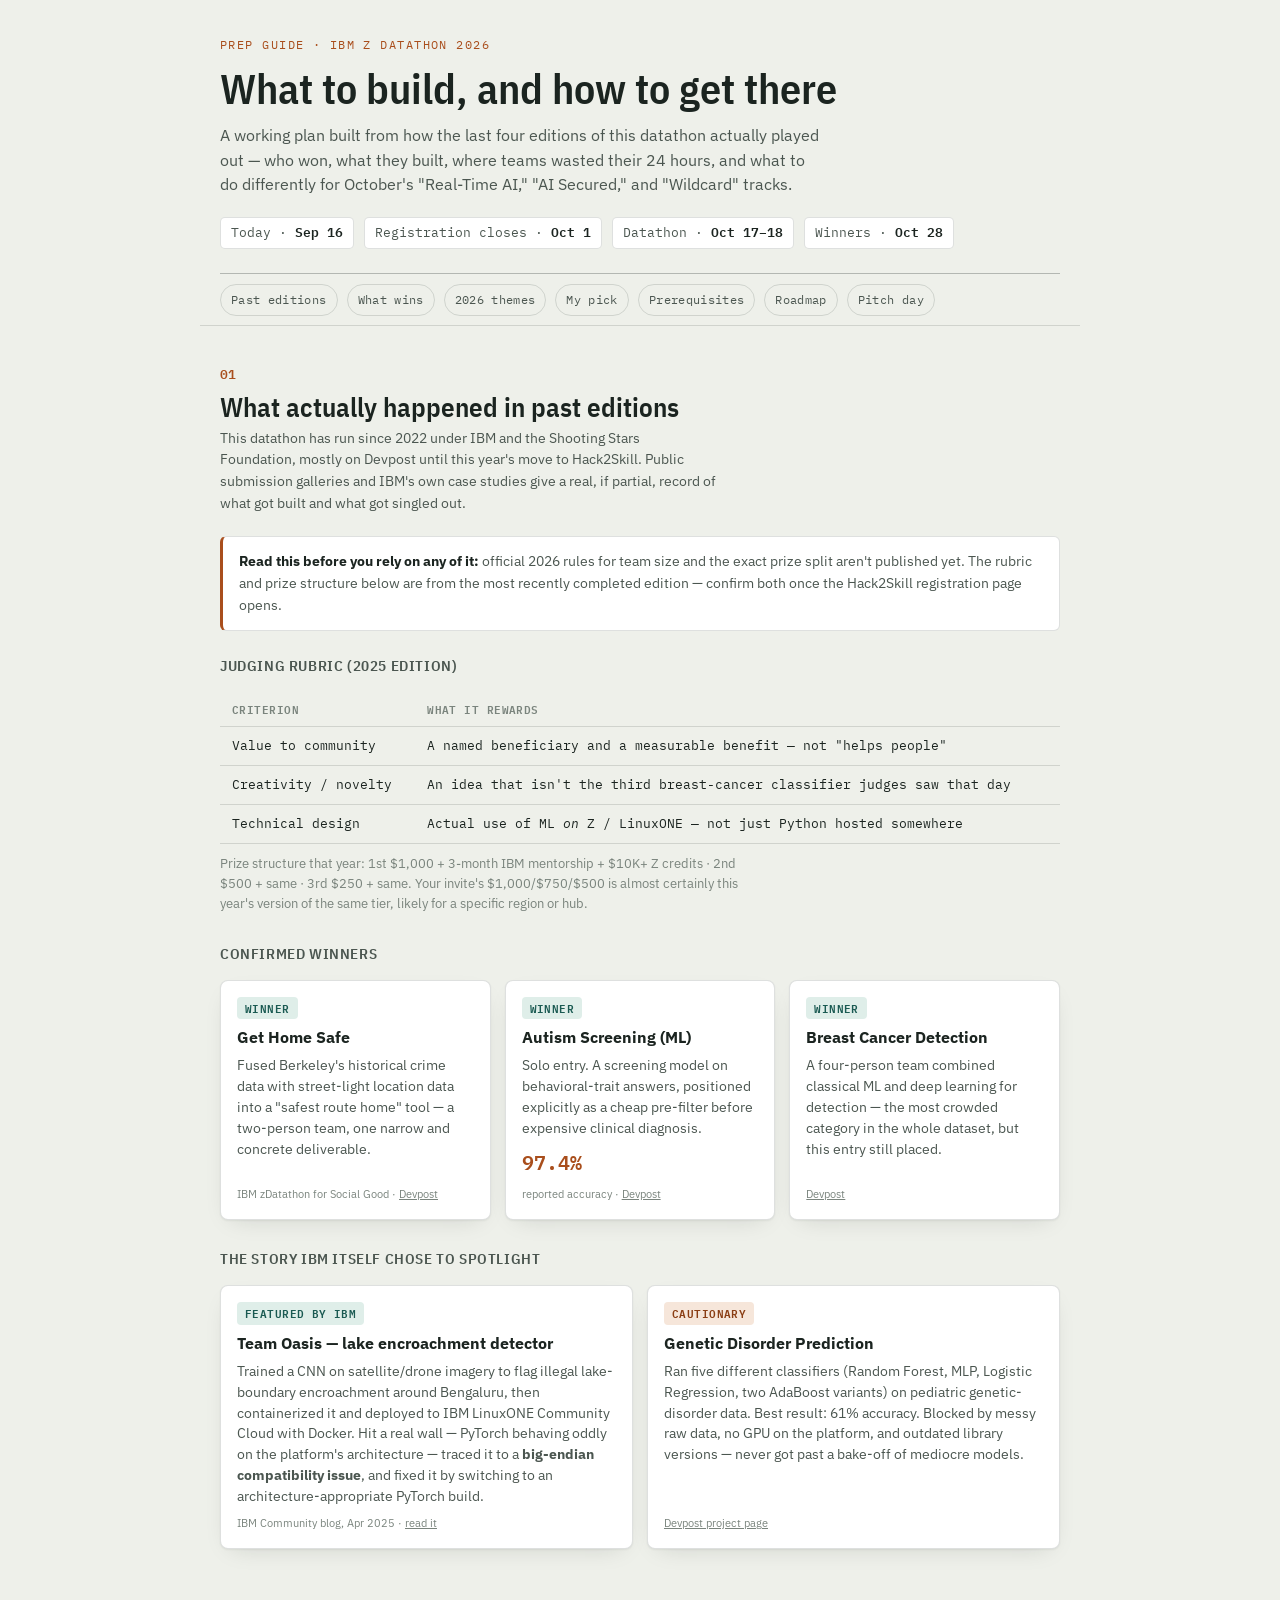
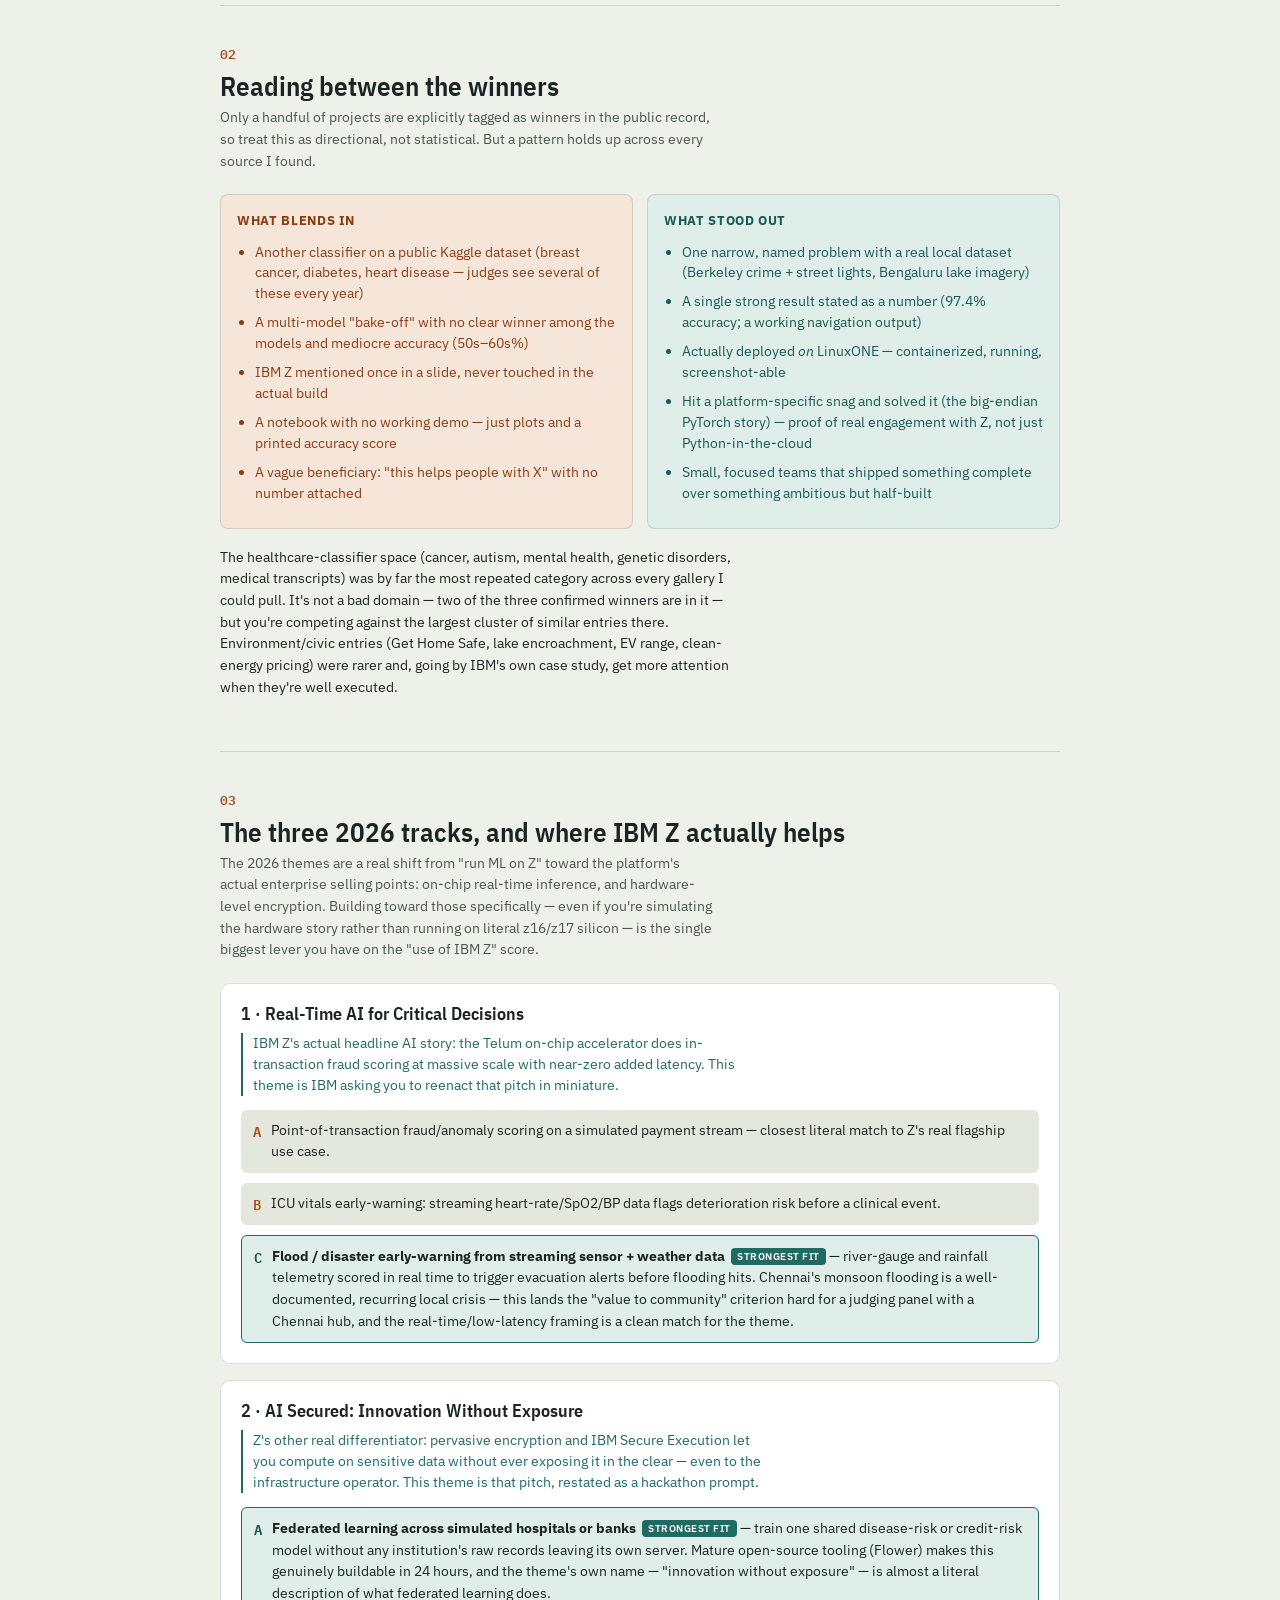
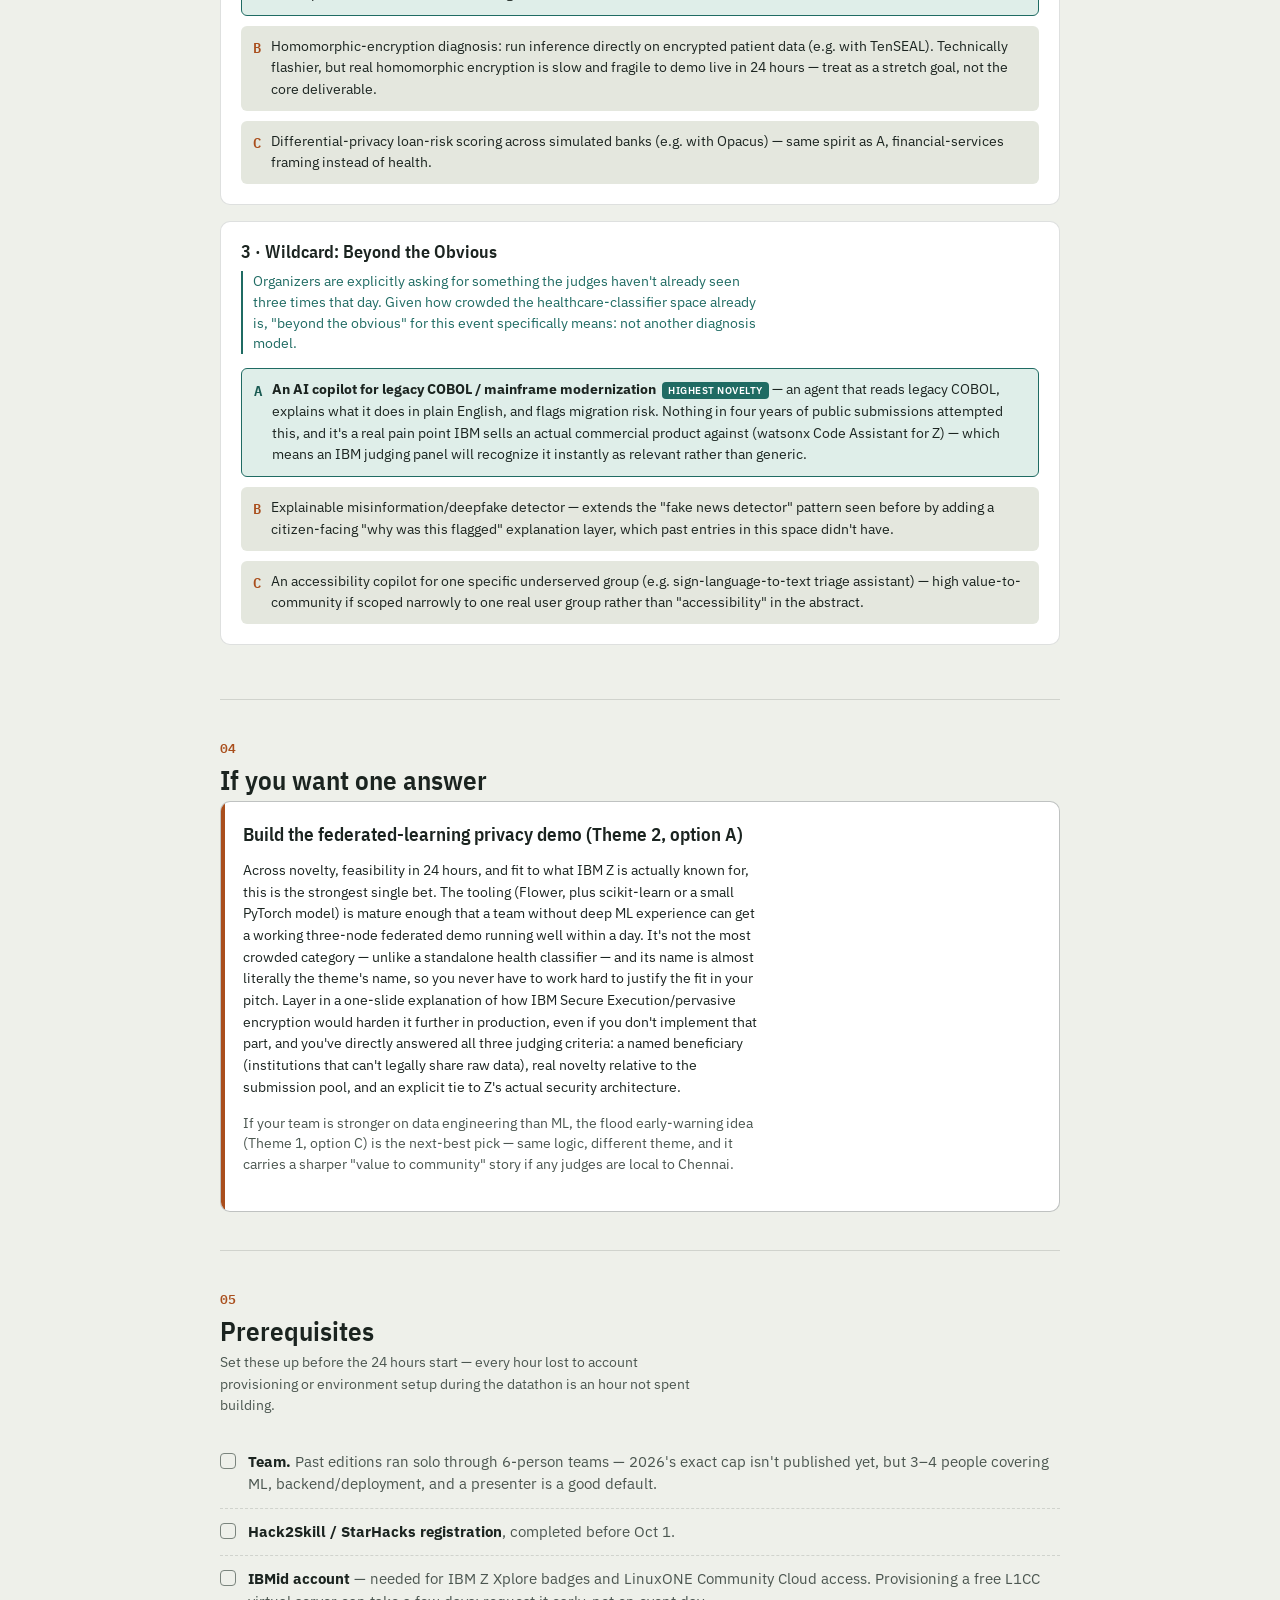
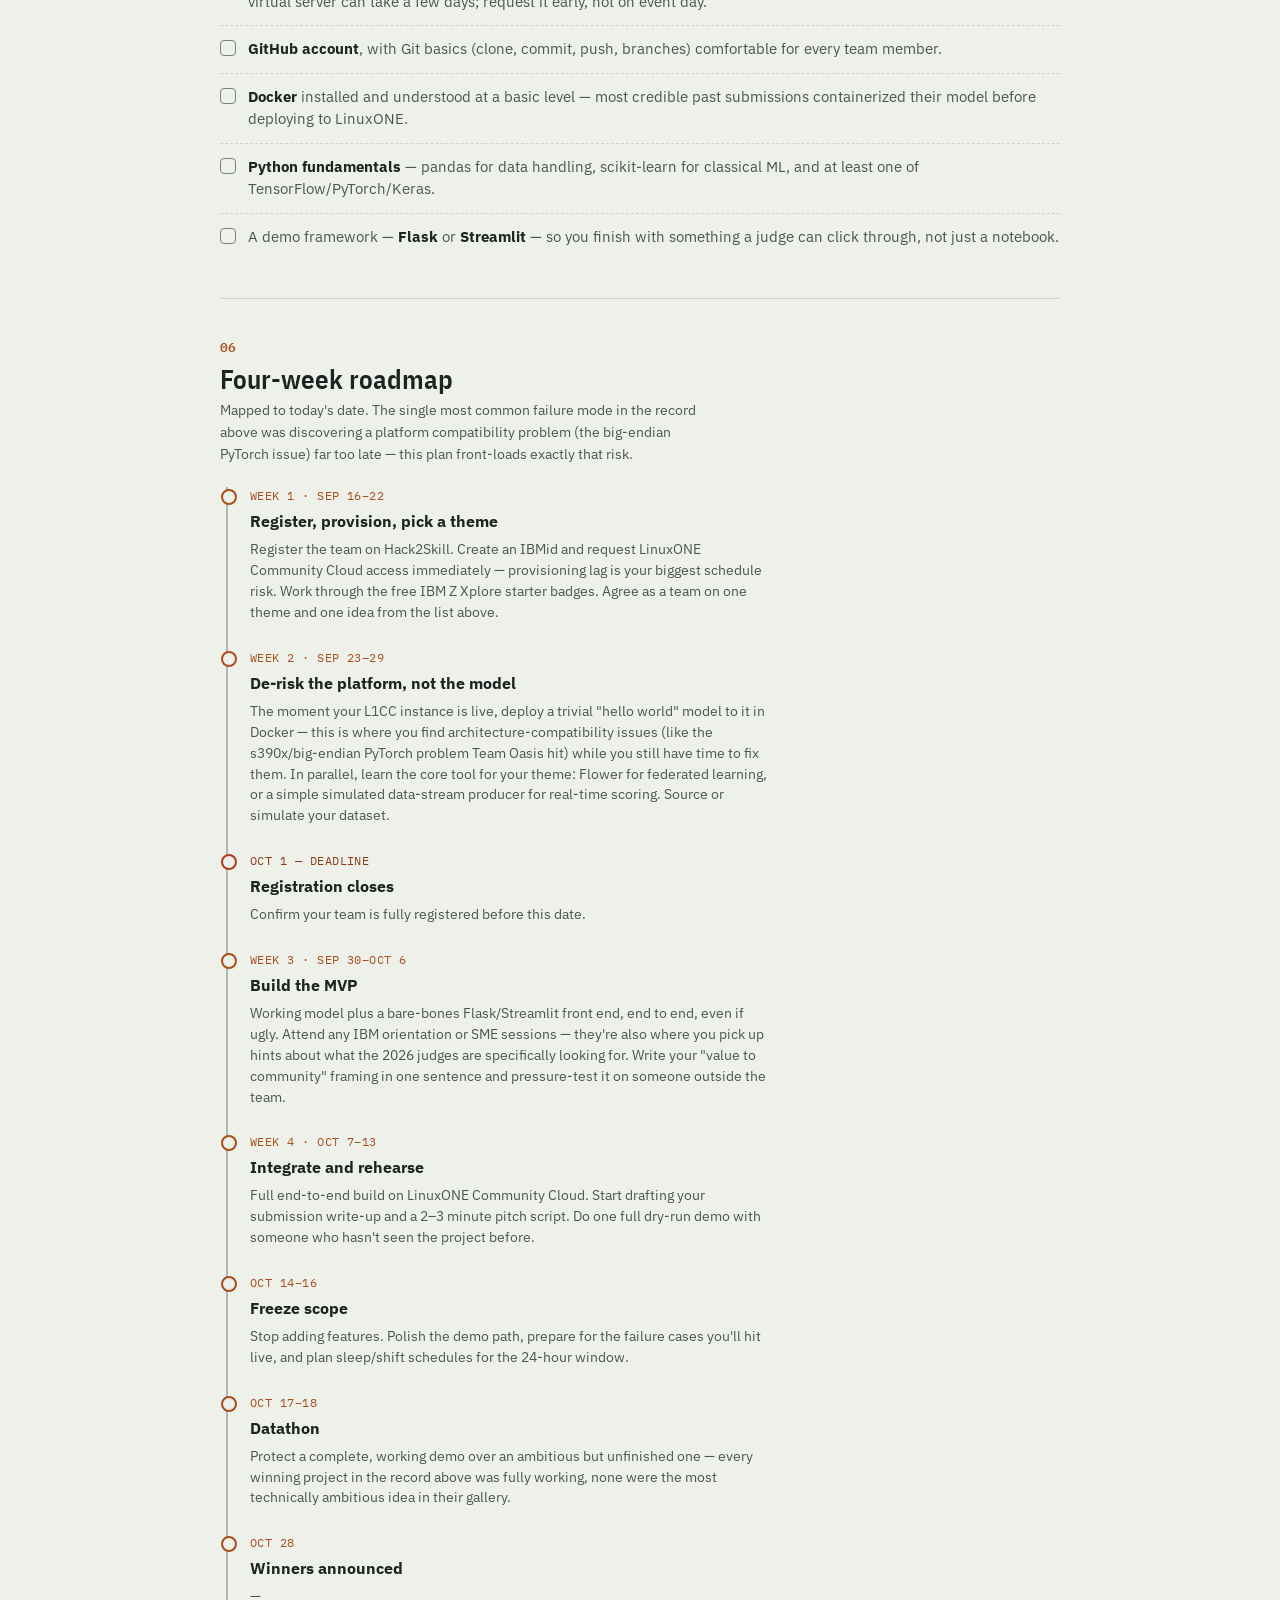
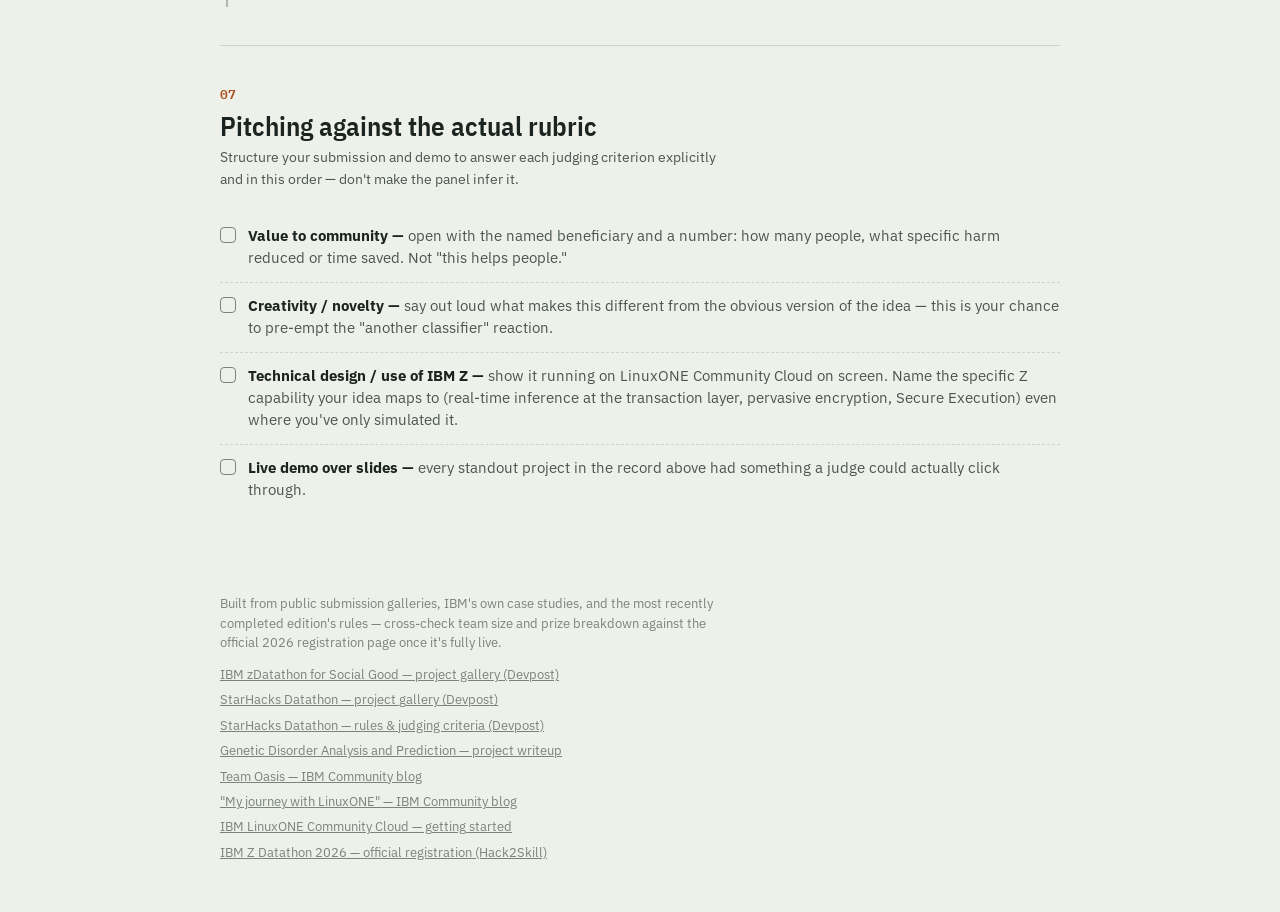
<file: artifacts/z-datathon-playbook/index.html>
<!doctype html><html><head><meta charset=utf8><meta name=viewport content="width=device-width,initial-scale=1,viewport-fit=cover"><style>:root{color-scheme:light;box-sizing:border-box;padding-top:env(safe-area-inset-top,0px);padding-bottom:env(safe-area-inset-bottom,0px)}html{scroll-padding-top:env(safe-area-inset-top,0px)}body{margin:0;padding:0;font:14px -apple-system,BlinkMacSystemFont,sans-serif;background:#faf9f5;color:#141413}img{max-width:100%}[hidden]:not([hidden=until-found i]){display:none!important}</style></head><body>
<title>Z Datathon Playbook</title>
<style>
  :root{
    --bg:#eef0ea;
    --surface:#ffffff;
    --surface-soft:#e4e7de;
    --ink:#1b2420;
    --ink-soft:#4b5650;
    --ink-faint:#7a847d;
    --accent:#a94e1c;
    --accent-ink:#ffffff;
    --teal:#1f6b63;
    --line:rgba(27,36,32,0.14);
    --line-strong:rgba(27,36,32,0.28);
    --tag-warn-bg:#f6e6da;
    --tag-warn-ink:#8a3d13;
    --tag-good-bg:#dfeee9;
    --tag-good-ink:#1a5a52;
    --code-bg:#e6e9e0;
    --shadow: 0 1px 2px rgba(20,26,20,0.06), 0 8px 24px -12px rgba(20,26,20,0.18);
  }
  @media (prefers-color-scheme: dark){
    :root:not([data-theme="light"]){
      --bg:#12160f;
      --surface:#191f17;
      --surface-soft:#212820;
      --ink:#eaeee4;
      --ink-soft:#b7c0b3;
      --ink-faint:#828d80;
      --accent:#e2874b;
      --accent-ink:#12160f;
      --teal:#5fb7a8;
      --line:rgba(234,238,228,0.14);
      --line-strong:rgba(234,238,228,0.26);
      --tag-warn-bg:#3a2415;
      --tag-warn-ink:#f0b587;
      --tag-good-bg:#183330;
      --tag-good-ink:#8fd9c8;
      --code-bg:#20261d;
      --shadow: 0 1px 2px rgba(0,0,0,0.3), 0 8px 24px -12px rgba(0,0,0,0.5);
    }
  }
  :root[data-theme="dark"]{
    --bg:#12160f;
    --surface:#191f17;
    --surface-soft:#212820;
    --ink:#eaeee4;
    --ink-soft:#b7c0b3;
    --ink-faint:#828d80;
    --accent:#e2874b;
    --accent-ink:#12160f;
    --teal:#5fb7a8;
    --line:rgba(234,238,228,0.14);
    --line-strong:rgba(234,238,228,0.26);
    --tag-warn-bg:#3a2415;
    --tag-warn-ink:#f0b587;
    --tag-good-bg:#183330;
    --tag-good-ink:#8fd9c8;
    --code-bg:#20261d;
    --shadow: 0 1px 2px rgba(0,0,0,0.3), 0 8px 24px -12px rgba(0,0,0,0.5);
  }

  *{box-sizing:border-box;}
  body{
    background:var(--bg);
    color:var(--ink);
    font-family:'IBM Plex Sans', ui-sans-serif, system-ui, sans-serif;
    padding-inline:20px;
    line-height:1.55;
  }
  .wrap{max-width:840px; margin:0 auto;}

  h1,h2,h3{
    font-family:'IBM Plex Sans Condensed', 'IBM Plex Sans', sans-serif;
    font-weight:600;
    text-wrap:balance;
    line-height:1.15;
    color:var(--ink);
  }
  .mono, .stat, .tag, nav.toc a, .kicker, .datebar, table{
    font-family:'IBM Plex Mono', ui-monospace, monospace;
  }
  a{color:var(--accent);}
  p{max-width:65ch;}
  .wide p{max-width:none;}

  /* ---- Header ---- */
  header.hero{
    padding-block:36px 24px;
    border-bottom:1px solid var(--line-strong);
  }
  .kicker{
    font-size:12px;
    letter-spacing:0.12em;
    text-transform:uppercase;
    color:var(--accent);
    display:block;
    margin-bottom:10px;
  }
  header.hero h1{
    font-size:clamp(28px,6vw,42px);
    margin:0 0 10px;
  }
  header.hero .sub{
    color:var(--ink-soft);
    font-size:16px;
    max-width:60ch;
    margin:0 0 20px;
  }
  .datebar{
    display:flex;
    flex-wrap:wrap;
    gap:10px;
    font-size:12.5px;
  }
  .datebar span{
    background:var(--surface);
    border:1px solid var(--line);
    border-radius:5px;
    padding:5px 10px;
    color:var(--ink-soft);
  }
  .datebar span b{color:var(--ink); font-weight:600;}

  /* ---- Nav ---- */
  nav.toc{
    position:sticky;
    top:env(safe-area-inset-top,0px);
    background:var(--bg);
    z-index:5;
    padding-block:10px;
    margin-inline:-20px;
    padding-inline:20px;
    border-bottom:1px solid var(--line);
    overflow-x:auto;
    white-space:nowrap;
    -webkit-overflow-scrolling:touch;
  }
  nav.toc::-webkit-scrollbar{display:none;}
  nav.toc a{
    display:inline-block;
    font-size:11.5px;
    letter-spacing:0.03em;
    color:var(--ink-soft);
    text-decoration:none;
    padding:6px 10px;
    border-radius:999px;
    border:1px solid var(--line);
    margin-right:6px;
  }
  nav.toc a:hover{color:var(--accent); border-color:var(--accent);}

  section{
    padding-block:38px;
    border-bottom:1px solid var(--line);
    scroll-margin-top:52px;
  }
  section:last-of-type{border-bottom:none;}

  .num{
    font-family:'IBM Plex Mono',monospace;
    color:var(--accent);
    font-size:13px;
    font-weight:600;
    display:block;
    margin-bottom:6px;
  }
  section > h2{
    font-size:clamp(21px,4vw,27px);
    margin:0 0 6px;
  }
  .lede{
    color:var(--ink-soft);
    margin:0 0 22px;
    max-width:62ch;
  }

  /* ---- Callout / disclaimer ---- */
  .callout{
    background:var(--surface);
    border:1px solid var(--line);
    border-left:3px solid var(--accent);
    border-radius:6px;
    padding:14px 16px;
    font-size:14px;
    color:var(--ink-soft);
    margin-block:18px;
  }
  .callout b{color:var(--ink);}

  /* ---- Winner cards ---- */
  .grid{
    display:grid;
    grid-template-columns:repeat(auto-fit,minmax(230px,1fr));
    gap:14px;
    margin-block:18px;
  }
  .card{
    background:var(--surface);
    border:1px solid var(--line);
    border-radius:8px;
    padding:16px;
    box-shadow:var(--shadow);
    display:flex;
    flex-direction:column;
    gap:8px;
  }
  .card h4{margin:0; font-size:15.5px; line-height:1.3;}
  .card p{margin:0; font-size:13.5px; color:var(--ink-soft); max-width:none;}
  .tag{
    display:inline-flex;
    align-items:center;
    font-size:10.5px;
    letter-spacing:0.04em;
    text-transform:uppercase;
    padding:3px 8px;
    border-radius:4px;
    width:fit-content;
    font-weight:600;
  }
  .tag.win{background:var(--tag-good-bg); color:var(--tag-good-ink);}
  .tag.watch{background:var(--tag-warn-bg); color:var(--tag-warn-ink);}
  .card .src{font-size:11px; color:var(--ink-faint); margin-top:auto;}
  .card .src a{color:var(--ink-faint);}
  .card .stat{font-size:20px; font-weight:600; color:var(--accent);}

  /* ---- Compare ---- */
  .compare{
    display:grid;
    grid-template-columns:1fr 1fr;
    gap:14px;
    margin-block:18px;
  }
  @media (max-width:520px){ .compare{grid-template-columns:1fr;} }
  .compare .col{
    border-radius:8px;
    padding:16px;
    border:1px solid var(--line);
  }
  .compare .col.bad{background:var(--tag-warn-bg);}
  .compare .col.good{background:var(--tag-good-bg);}
  .compare h4{
    margin:0 0 10px;
    font-size:13px;
    text-transform:uppercase;
    letter-spacing:0.05em;
  }
  .compare .col.bad h4{color:var(--tag-warn-ink);}
  .compare .col.good h4{color:var(--tag-good-ink);}
  .compare ul{margin:0; padding-left:18px; font-size:13.5px;}
  .compare .col.bad li{color:var(--tag-warn-ink);}
  .compare .col.good li{color:var(--tag-good-ink);}
  .compare li{margin-bottom:8px;}

  /* ---- Theme blocks ---- */
  .theme{
    border:1px solid var(--line);
    border-radius:10px;
    padding:20px;
    margin-block:16px;
    background:var(--surface);
  }
  .theme .theme-head{
    display:flex;
    justify-content:space-between;
    align-items:baseline;
    gap:12px;
    flex-wrap:wrap;
    margin-bottom:8px;
  }
  .theme h3{font-size:18px; margin:0;}
  .theme .why{
    font-size:13.5px;
    color:var(--teal);
    margin:0 0 14px;
    border-left:2px solid var(--teal);
    padding-left:10px;
  }
  .idea-list{list-style:none; margin:0; padding:0; display:flex; flex-direction:column; gap:10px;}
  .idea-list li{
    display:flex;
    gap:10px;
    align-items:flex-start;
    font-size:14px;
    padding:10px 12px;
    border-radius:6px;
    background:var(--surface-soft);
  }
  .idea-list li.pick{background:var(--tag-good-bg); border:1px solid var(--teal);}
  .idea-list .letter{
    font-family:'IBM Plex Mono',monospace;
    font-weight:600;
    color:var(--accent);
    flex-shrink:0;
  }
  .idea-list li.pick .letter{color:var(--tag-good-ink);}
  .pickbadge{
    font-size:10px;
    text-transform:uppercase;
    letter-spacing:0.05em;
    background:var(--teal);
    color:var(--accent-ink);
    padding:2px 6px;
    border-radius:4px;
    margin-left:6px;
    font-weight:600;
    vertical-align:middle;
  }

  .recommend{
    border-radius:10px;
    padding:22px;
    background:var(--surface);
    border:1px solid var(--line-strong);
    position:relative;
    overflow:hidden;
  }
  .recommend::before{
    content:"";
    position:absolute; inset:0 0 0 0;
    width:4px;
    background:var(--accent);
  }
  .recommend h3{margin:0 0 8px; font-size:19px;}

  /* ---- Checklist ---- */
  .checklist{list-style:none; margin:0; padding:0; display:flex; flex-direction:column; gap:0;}
  .checklist li{
    display:flex;
    gap:12px;
    padding:12px 0;
    border-bottom:1px dashed var(--line);
    font-size:14.5px;
  }
  .checklist li:last-child{border-bottom:none;}
  .checklist .box{
    flex-shrink:0;
    width:16px; height:16px;
    border:1.5px solid var(--ink-faint);
    border-radius:4px;
    margin-top:2px;
  }
  .checklist b{color:var(--ink);}
  .checklist span{color:var(--ink-soft);}

  /* ---- Timeline ---- */
  .timeline{
    display:flex;
    flex-direction:column;
    border-left:2px solid var(--line-strong);
    margin-left:6px;
    padding-left:0;
  }
  .tl-item{
    position:relative;
    padding:0 0 26px 22px;
  }
  .tl-item:last-child{padding-bottom:0;}
  .tl-item::before{
    content:"";
    position:absolute;
    left:-7px; top:2px;
    width:12px; height:12px;
    border-radius:50%;
    background:var(--bg);
    border:2px solid var(--accent);
  }
  .tl-item .when{
    font-family:'IBM Plex Mono',monospace;
    font-size:11.5px;
    color:var(--accent);
    text-transform:uppercase;
    letter-spacing:0.04em;
    display:block;
    margin-bottom:4px;
  }
  .tl-item h4{margin:0 0 6px; font-size:15.5px;}
  .tl-item p{margin:0; font-size:13.5px; color:var(--ink-soft);}
  .tl-item.deadline .when{color:var(--tag-warn-ink);}
  .tl-item.deadline::before{border-color:#b23b1f;}

  /* ---- table for stack ---- */
  .tablewrap{overflow-x:auto; margin-block:16px;}
  table{border-collapse:collapse; width:100%; font-size:13px;}
  th,td{
    text-align:left;
    padding:9px 12px;
    border-bottom:1px solid var(--line);
    white-space:nowrap;
  }
  th{color:var(--ink-faint); font-weight:600; text-transform:uppercase; font-size:11px; letter-spacing:0.04em;}

  footer{
    padding-block:30px 50px;
    font-size:12.5px;
    color:var(--ink-faint);
  }
  footer .srcs{display:flex; flex-direction:column; gap:6px; margin-top:10px;}
  footer a{color:var(--ink-faint);}

  code{
    background:var(--code-bg);
    padding:1px 5px;
    border-radius:4px;
    font-size:0.9em;
    font-family:'IBM Plex Mono',monospace;
  }
</style>

<link rel="stylesheet" href="https://fonts.googleapis.com/css2?family=IBM+Plex+Sans:wght@400;500;600&family=IBM+Plex+Sans+Condensed:wght@600;700&family=IBM+Plex+Mono:wght@400;500;600&display=swap">

<div class="wrap">

<header class="hero">
  <span class="kicker">Prep guide · IBM Z Datathon 2026</span>
  <h1>What to build, and how to get there</h1>
  <p class="sub">A working plan built from how the last four editions of this datathon actually played out — who won, what they built, where teams wasted their 24 hours, and what to do differently for October's "Real-Time AI," "AI Secured," and "Wildcard" tracks.</p>
  <div class="datebar">
    <span>Today · <b>Sep 16</b></span>
    <span>Registration closes · <b>Oct 1</b></span>
    <span>Datathon · <b>Oct 17–18</b></span>
    <span>Winners · <b>Oct 28</b></span>
  </div>
</header>

<nav class="toc">
  <a href="#evidence">Past editions</a>
  <a href="#patterns">What wins</a>
  <a href="#themes">2026 themes</a>
  <a href="#recommendation">My pick</a>
  <a href="#prereqs">Prerequisites</a>
  <a href="#roadmap">Roadmap</a>
  <a href="#pitch">Pitch day</a>
</nav>

<section id="evidence">
  <span class="num">01</span>
  <h2>What actually happened in past editions</h2>
  <p class="lede">This datathon has run since 2022 under IBM and the Shooting Stars Foundation, mostly on Devpost until this year's move to Hack2Skill. Public submission galleries and IBM's own case studies give a real, if partial, record of what got built and what got singled out.</p>

  <div class="callout">
    <b>Read this before you rely on any of it:</b> official 2026 rules for team size and the exact prize split aren't published yet. The rubric and prize structure below are from the most recently completed edition — confirm both once the Hack2Skill registration page opens.
  </div>

  <h3 style="font-size:15px; margin-top:26px; color:var(--ink-soft); text-transform:uppercase; letter-spacing:0.04em;">Judging rubric (2025 edition)</h3>
  <div class="tablewrap">
    <table>
      <tr><th>Criterion</th><th>What it rewards</th></tr>
      <tr><td>Value to community</td><td>A named beneficiary and a measurable benefit — not "helps people"</td></tr>
      <tr><td>Creativity / novelty</td><td>An idea that isn't the third breast-cancer classifier judges saw that day</td></tr>
      <tr><td>Technical design</td><td>Actual use of ML <i>on</i> Z / LinuxONE — not just Python hosted somewhere</td></tr>
    </table>
  </div>
  <p style="font-size:13px; color:var(--ink-faint); margin-top:-6px;">Prize structure that year: 1st $1,000 + 3-month IBM mentorship + $10K+ Z credits · 2nd $500 + same · 3rd $250 + same. Your invite's $1,000/$750/$500 is almost certainly this year's version of the same tier, likely for a specific region or hub.</p>

  <h3 style="font-size:15px; margin-top:30px; color:var(--ink-soft); text-transform:uppercase; letter-spacing:0.04em;">Confirmed winners</h3>
  <div class="grid">
    <div class="card">
      <span class="tag win">Winner</span>
      <h4>Get Home Safe</h4>
      <p>Fused Berkeley's historical crime data with street-light location data into a "safest route home" tool — a two-person team, one narrow and concrete deliverable.</p>
      <span class="src">IBM zDatathon for Social Good · <a href="https://devpost.com/software/get-home-safe" target="_blank">Devpost</a></span>
    </div>
    <div class="card">
      <span class="tag win">Winner</span>
      <h4>Autism Screening (ML)</h4>
      <p>Solo entry. A screening model on behavioral-trait answers, positioned explicitly as a cheap pre-filter before expensive clinical diagnosis.</p>
      <div class="stat">97.4%</div>
      <span class="src">reported accuracy · <a href="https://ibmz-cal.devpost.com/project-gallery" target="_blank">Devpost</a></span>
    </div>
    <div class="card">
      <span class="tag win">Winner</span>
      <h4>Breast Cancer Detection</h4>
      <p>A four-person team combined classical ML and deep learning for detection — the most crowded category in the whole dataset, but this entry still placed.</p>
      <span class="src"><a href="https://ibmz-cal.devpost.com/project-gallery" target="_blank">Devpost</a></span>
    </div>
  </div>

  <h3 style="font-size:15px; margin-top:30px; color:var(--ink-soft); text-transform:uppercase; letter-spacing:0.04em;">The story IBM itself chose to spotlight</h3>
  <div class="grid">
    <div class="card">
      <span class="tag good" style="background:var(--tag-good-bg); color:var(--tag-good-ink);">Featured by IBM</span>
      <h4>Team Oasis — lake encroachment detector</h4>
      <p>Trained a CNN on satellite/drone imagery to flag illegal lake-boundary encroachment around Bengaluru, then containerized it and deployed to IBM LinuxONE Community Cloud with Docker. Hit a real wall — PyTorch behaving oddly on the platform's architecture — traced it to a <b>big-endian compatibility issue</b>, and fixed it by switching to an architecture-appropriate PyTorch build.</p>
      <span class="src">IBM Community blog, Apr 2025 · <a href="https://community.ibm.com/community/user/blogs/akshata-pandit/2025/04/24/our-experience-using-ibm-linuxone-from-datathon-pa" target="_blank">read it</a></span>
    </div>
    <div class="card">
      <span class="tag watch">Cautionary</span>
      <h4>Genetic Disorder Prediction</h4>
      <p>Ran five different classifiers (Random Forest, MLP, Logistic Regression, two AdaBoost variants) on pediatric genetic-disorder data. Best result: 61% accuracy. Blocked by messy raw data, no GPU on the platform, and outdated library versions — never got past a bake-off of mediocre models.</p>
      <span class="src"><a href="https://devpost.com/software/genetic-disorder-analysis-and-prediction" target="_blank">Devpost project page</a></span>
    </div>
  </div>
</section>

<section id="patterns">
  <span class="num">02</span>
  <h2>Reading between the winners</h2>
  <p class="lede">Only a handful of projects are explicitly tagged as winners in the public record, so treat this as directional, not statistical. But a pattern holds up across every source I found.</p>

  <div class="compare">
    <div class="col bad">
      <h4>What blends in</h4>
      <ul>
        <li>Another classifier on a public Kaggle dataset (breast cancer, diabetes, heart disease — judges see several of these every year)</li>
        <li>A multi-model "bake-off" with no clear winner among the models and mediocre accuracy (50s–60s%)</li>
        <li>IBM Z mentioned once in a slide, never touched in the actual build</li>
        <li>A notebook with no working demo — just plots and a printed accuracy score</li>
        <li>A vague beneficiary: "this helps people with X" with no number attached</li>
      </ul>
    </div>
    <div class="col good">
      <h4>What stood out</h4>
      <ul>
        <li>One narrow, named problem with a real local dataset (Berkeley crime + street lights, Bengaluru lake imagery)</li>
        <li>A single strong result stated as a number (97.4% accuracy; a working navigation output)</li>
        <li>Actually deployed <i>on</i> LinuxONE — containerized, running, screenshot-able</li>
        <li>Hit a platform-specific snag and solved it (the big-endian PyTorch story) — proof of real engagement with Z, not just Python-in-the-cloud</li>
        <li>Small, focused teams that shipped something complete over something ambitious but half-built</li>
      </ul>
    </div>
  </div>

  <p>The healthcare-classifier space (cancer, autism, mental health, genetic disorders, medical transcripts) was by far the most repeated category across every gallery I could pull. It's not a bad domain — two of the three confirmed winners are in it — but you're competing against the largest cluster of similar entries there. Environment/civic entries (Get Home Safe, lake encroachment, EV range, clean-energy pricing) were rarer and, going by IBM's own case study, get more attention when they're well executed.</p>
</section>

<section id="themes">
  <span class="num">03</span>
  <h2>The three 2026 tracks, and where IBM Z actually helps</h2>
  <p class="lede">The 2026 themes are a real shift from "run ML on Z" toward the platform's actual enterprise selling points: on-chip real-time inference, and hardware-level encryption. Building toward those specifically — even if you're simulating the hardware story rather than running on literal z16/z17 silicon — is the single biggest lever you have on the "use of IBM Z" score.</p>

  <div class="theme">
    <div class="theme-head"><h3>1 · Real-Time AI for Critical Decisions</h3></div>
    <p class="why">IBM Z's actual headline AI story: the Telum on-chip accelerator does in-transaction fraud scoring at massive scale with near-zero added latency. This theme is IBM asking you to reenact that pitch in miniature.</p>
    <ul class="idea-list">
      <li><span class="letter">A</span><span>Point-of-transaction fraud/anomaly scoring on a simulated payment stream — closest literal match to Z's real flagship use case.</span></li>
      <li><span class="letter">B</span><span>ICU vitals early-warning: streaming heart-rate/SpO2/BP data flags deterioration risk before a clinical event.</span></li>
      <li class="pick"><span class="letter">C</span><span><b>Flood / disaster early-warning from streaming sensor + weather data</b><span class="pickbadge">Strongest fit</span> — river-gauge and rainfall telemetry scored in real time to trigger evacuation alerts before flooding hits. Chennai's monsoon flooding is a well-documented, recurring local crisis — this lands the "value to community" criterion hard for a judging panel with a Chennai hub, and the real-time/low-latency framing is a clean match for the theme.</span></li>
    </ul>
  </div>

  <div class="theme">
    <div class="theme-head"><h3>2 · AI Secured: Innovation Without Exposure</h3></div>
    <p class="why">Z's other real differentiator: pervasive encryption and IBM Secure Execution let you compute on sensitive data without ever exposing it in the clear — even to the infrastructure operator. This theme is that pitch, restated as a hackathon prompt.</p>
    <ul class="idea-list">
      <li class="pick"><span class="letter">A</span><span><b>Federated learning across simulated hospitals or banks</b><span class="pickbadge">Strongest fit</span> — train one shared disease-risk or credit-risk model without any institution's raw records leaving its own server. Mature open-source tooling (Flower) makes this genuinely buildable in 24 hours, and the theme's own name — "innovation without exposure" — is almost a literal description of what federated learning does.</span></li>
      <li><span class="letter">B</span><span>Homomorphic-encryption diagnosis: run inference directly on encrypted patient data (e.g. with TenSEAL). Technically flashier, but real homomorphic encryption is slow and fragile to demo live in 24 hours — treat as a stretch goal, not the core deliverable.</span></li>
      <li><span class="letter">C</span><span>Differential-privacy loan-risk scoring across simulated banks (e.g. with Opacus) — same spirit as A, financial-services framing instead of health.</span></li>
    </ul>
  </div>

  <div class="theme">
    <div class="theme-head"><h3>3 · Wildcard: Beyond the Obvious</h3></div>
    <p class="why">Organizers are explicitly asking for something the judges haven't already seen three times that day. Given how crowded the healthcare-classifier space already is, "beyond the obvious" for this event specifically means: not another diagnosis model.</p>
    <ul class="idea-list">
      <li class="pick"><span class="letter">A</span><span><b>An AI copilot for legacy COBOL / mainframe modernization</b><span class="pickbadge">Highest novelty</span> — an agent that reads legacy COBOL, explains what it does in plain English, and flags migration risk. Nothing in four years of public submissions attempted this, and it's a real pain point IBM sells an actual commercial product against (watsonx Code Assistant for Z) — which means an IBM judging panel will recognize it instantly as relevant rather than generic.</span></li>
      <li><span class="letter">B</span><span>Explainable misinformation/deepfake detector — extends the "fake news detector" pattern seen before by adding a citizen-facing "why was this flagged" explanation layer, which past entries in this space didn't have.</span></li>
      <li><span class="letter">C</span><span>An accessibility copilot for one specific underserved group (e.g. sign-language-to-text triage assistant) — high value-to-community if scoped narrowly to one real user group rather than "accessibility" in the abstract.</span></li>
    </ul>
  </div>
</section>

<section id="recommendation">
  <span class="num">04</span>
  <h2>If you want one answer</h2>
  <div class="recommend">
    <h3>Build the federated-learning privacy demo (Theme 2, option A)</h3>
    <p>Across novelty, feasibility in 24 hours, and fit to what IBM Z is actually known for, this is the strongest single bet. The tooling (Flower, plus scikit-learn or a small PyTorch model) is mature enough that a team without deep ML experience can get a working three-node federated demo running well within a day. It's not the most crowded category — unlike a standalone health classifier — and its name is almost literally the theme's name, so you never have to work hard to justify the fit in your pitch. Layer in a one-slide explanation of how IBM Secure Execution/pervasive encryption would harden it further in production, even if you don't implement that part, and you've directly answered all three judging criteria: a named beneficiary (institutions that can't legally share raw data), real novelty relative to the submission pool, and an explicit tie to Z's actual security architecture.</p>
    <p style="margin-top:12px; color:var(--ink-soft); font-size:13.5px;">If your team is stronger on data engineering than ML, the flood early-warning idea (Theme 1, option C) is the next-best pick — same logic, different theme, and it carries a sharper "value to community" story if any judges are local to Chennai.</p>
  </div>
</section>

<section id="prereqs">
  <span class="num">05</span>
  <h2>Prerequisites</h2>
  <p class="lede">Set these up before the 24 hours start — every hour lost to account provisioning or environment setup during the datathon is an hour not spent building.</p>

  <ul class="checklist">
    <li><span class="box"></span><span><b>Team.</b> Past editions ran solo through 6-person teams — 2026's exact cap isn't published yet, but 3–4 people covering ML, backend/deployment, and a presenter is a good default.</span></li>
    <li><span class="box"></span><span><b>Hack2Skill / StarHacks registration</b>, completed before Oct 1.</span></li>
    <li><span class="box"></span><span><b>IBMid account</b> — needed for IBM Z Xplore badges and LinuxONE Community Cloud access. Provisioning a free L1CC virtual server can take a few days; request it early, not on event day.</span></li>
    <li><span class="box"></span><span><b>GitHub account</b>, with Git basics (clone, commit, push, branches) comfortable for every team member.</span></li>
    <li><span class="box"></span><span><b>Docker</b> installed and understood at a basic level — most credible past submissions containerized their model before deploying to LinuxONE.</span></li>
    <li><span class="box"></span><span><b>Python fundamentals</b> — pandas for data handling, scikit-learn for classical ML, and at least one of TensorFlow/PyTorch/Keras.</span></li>
    <li><span class="box"></span><span>A demo framework — <b>Flask</b> or <b>Streamlit</b> — so you finish with something a judge can click through, not just a notebook.</span></li>
  </ul>
</section>

<section id="roadmap">
  <span class="num">06</span>
  <h2>Four-week roadmap</h2>
  <p class="lede">Mapped to today's date. The single most common failure mode in the record above was discovering a platform compatibility problem (the big-endian PyTorch issue) far too late — this plan front-loads exactly that risk.</p>

  <div class="timeline">
    <div class="tl-item">
      <span class="when">Week 1 · Sep 16–22</span>
      <h4>Register, provision, pick a theme</h4>
      <p>Register the team on Hack2Skill. Create an IBMid and request LinuxONE Community Cloud access immediately — provisioning lag is your biggest schedule risk. Work through the free IBM Z Xplore starter badges. Agree as a team on one theme and one idea from the list above.</p>
    </div>
    <div class="tl-item">
      <span class="when">Week 2 · Sep 23–29</span>
      <h4>De-risk the platform, not the model</h4>
      <p>The moment your L1CC instance is live, deploy a trivial "hello world" model to it in Docker — this is where you find architecture-compatibility issues (like the s390x/big-endian PyTorch problem Team Oasis hit) while you still have time to fix them. In parallel, learn the core tool for your theme: Flower for federated learning, or a simple simulated data-stream producer for real-time scoring. Source or simulate your dataset.</p>
    </div>
    <div class="tl-item deadline">
      <span class="when">Oct 1 — Deadline</span>
      <h4>Registration closes</h4>
      <p>Confirm your team is fully registered before this date.</p>
    </div>
    <div class="tl-item">
      <span class="when">Week 3 · Sep 30–Oct 6</span>
      <h4>Build the MVP</h4>
      <p>Working model plus a bare-bones Flask/Streamlit front end, end to end, even if ugly. Attend any IBM orientation or SME sessions — they're also where you pick up hints about what the 2026 judges are specifically looking for. Write your "value to community" framing in one sentence and pressure-test it on someone outside the team.</p>
    </div>
    <div class="tl-item">
      <span class="when">Week 4 · Oct 7–13</span>
      <h4>Integrate and rehearse</h4>
      <p>Full end-to-end build on LinuxONE Community Cloud. Start drafting your submission write-up and a 2–3 minute pitch script. Do one full dry-run demo with someone who hasn't seen the project before.</p>
    </div>
    <div class="tl-item">
      <span class="when">Oct 14–16</span>
      <h4>Freeze scope</h4>
      <p>Stop adding features. Polish the demo path, prepare for the failure cases you'll hit live, and plan sleep/shift schedules for the 24-hour window.</p>
    </div>
    <div class="tl-item">
      <span class="when">Oct 17–18</span>
      <h4>Datathon</h4>
      <p>Protect a complete, working demo over an ambitious but unfinished one — every winning project in the record above was fully working, none were the most technically ambitious idea in their gallery.</p>
    </div>
    <div class="tl-item">
      <span class="when">Oct 28</span>
      <h4>Winners announced</h4>
      <p>—</p>
    </div>
  </div>
</section>

<section id="pitch">
  <span class="num">07</span>
  <h2>Pitching against the actual rubric</h2>
  <p class="lede">Structure your submission and demo to answer each judging criterion explicitly and in this order — don't make the panel infer it.</p>
  <ul class="checklist">
    <li><span class="box"></span><span><b>Value to community —</b> <span>open with the named beneficiary and a number: how many people, what specific harm reduced or time saved. Not "this helps people."</span></span></li>
    <li><span class="box"></span><span><b>Creativity / novelty —</b> <span>say out loud what makes this different from the obvious version of the idea — this is your chance to pre-empt the "another classifier" reaction.</span></span></li>
    <li><span class="box"></span><span><b>Technical design / use of IBM Z —</b> <span>show it running on LinuxONE Community Cloud on screen. Name the specific Z capability your idea maps to (real-time inference at the transaction layer, pervasive encryption, Secure Execution) even where you've only simulated it.</span></span></li>
    <li><span class="box"></span><span><b>Live demo over slides —</b> <span>every standout project in the record above had something a judge could actually click through.</span></span></li>
  </ul>
</section>

<footer>
  <p>Built from public submission galleries, IBM's own case studies, and the most recently completed edition's rules — cross-check team size and prize breakdown against the official 2026 registration page once it's fully live.</p>
  <div class="srcs">
    <a href="https://ibmz-cal.devpost.com/project-gallery" target="_blank">IBM zDatathon for Social Good — project gallery (Devpost)</a>
    <a href="https://starhacks-datathon.devpost.com/project-gallery" target="_blank">StarHacks Datathon — project gallery (Devpost)</a>
    <a href="https://starhacks-datathon.devpost.com/" target="_blank">StarHacks Datathon — rules & judging criteria (Devpost)</a>
    <a href="https://devpost.com/software/genetic-disorder-analysis-and-prediction" target="_blank">Genetic Disorder Analysis and Prediction — project writeup</a>
    <a href="https://community.ibm.com/community/user/blogs/akshata-pandit/2025/04/24/our-experience-using-ibm-linuxone-from-datathon-pa" target="_blank">Team Oasis — IBM Community blog</a>
    <a href="https://community.ibm.com/community/user/blogs/mingmay-pang2/2024/02/05/ibm-z-datathon-my-journey-with-linuxone" target="_blank">"My journey with LinuxONE" — IBM Community blog</a>
    <a href="https://community.ibm.com/zsystems/l1cc/" target="_blank">IBM LinuxONE Community Cloud — getting started</a>
    <a href="https://hack2skill.com/event/datathon-2026" target="_blank">IBM Z Datathon 2026 — official registration (Hack2Skill)</a>
  </div>
</footer>

</div>

</body></html>
</file>
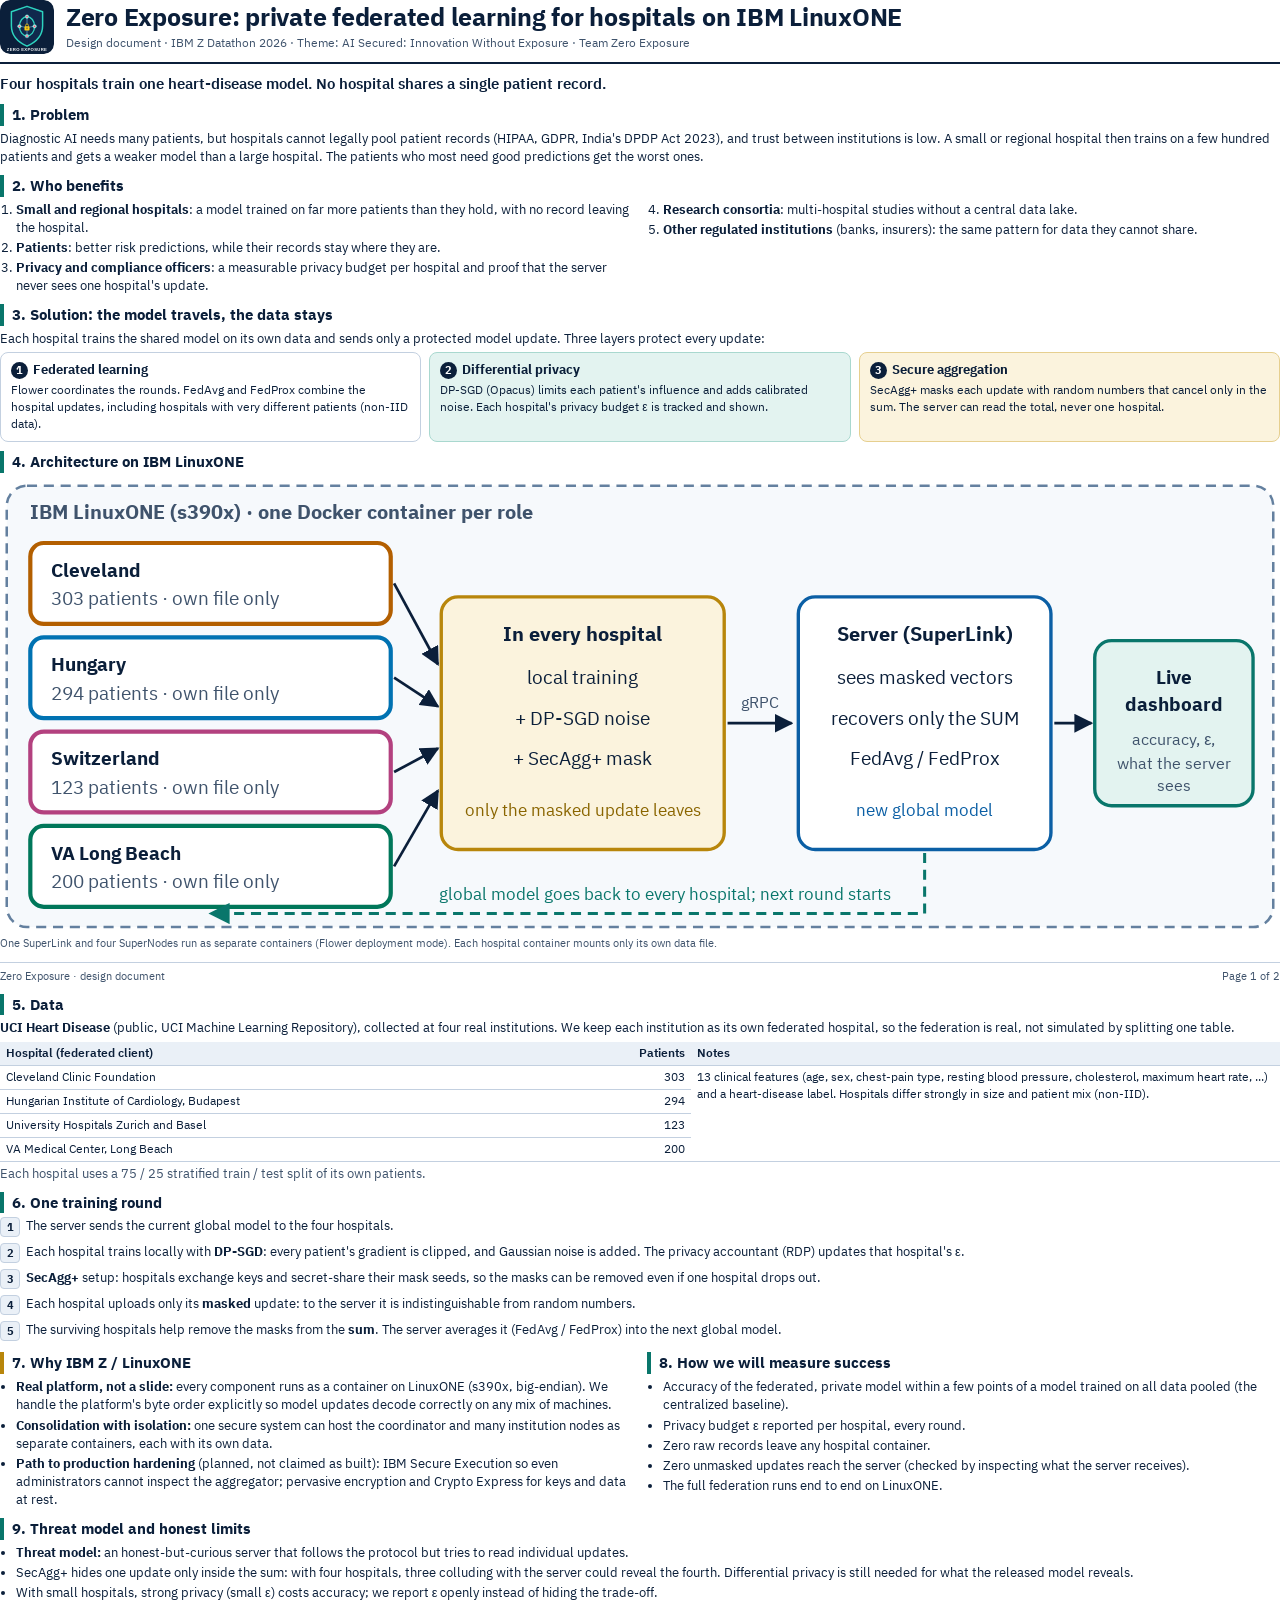
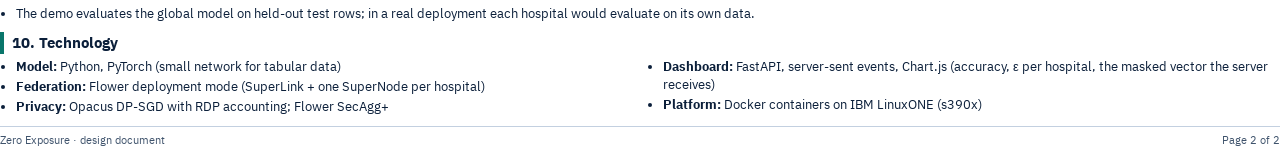
<file: docs/abstract/design_doc.html>
<!doctype html>
<html lang="en">
<head>
<meta charset="utf-8">
<title>Zero Exposure: design document</title>
<style>
@font-face { font-family: "Plex"; font-weight: 400; src: url("[data-uri]") format("woff2"); }
@font-face { font-family: "Plex"; font-weight: 600; src: url("[data-uri]") format("woff2"); }
@font-face { font-family: "Plex"; font-weight: 700; src: url("[data-uri]") format("woff2"); }
@font-face { font-family: "PlexMono"; font-weight: 400; src: url("[data-uri]") format("woff2"); }
:root {
  --ink: #0B1F3A; --muted: #3F536C; --line: #C3D0E0; --soft: #EAF0F7; --paper: #FFFFFF;
  --model: #09766B; --model-bg: #E3F3F0; --lock: #8A6500; --lock-fill: #B8860B; --lock-bg: #FBF3DD; --sky: #0B5FA5;
  --h0: #B35F00; --h1: #0072B2; --h2: #B3417F; --h3: #00775A;
}
@page { size: A4; margin: 13mm 14mm 12mm; }
* { box-sizing: border-box; }
html { -webkit-print-color-adjust: exact; print-color-adjust: exact; }
body { margin: 0; font: 400 9.6pt/1.42 "Plex", "Segoe UI", Arial, sans-serif; color: var(--ink); background: var(--paper); }
h1, h2, h3, p, ul, ol { margin: 0; }
.page { page-break-after: always; }
.page:last-child { page-break-after: auto; }

/* header */
.head { display: flex; gap: 12px; align-items: center; padding-bottom: 8px; border-bottom: 2px solid var(--ink); }
.head img { width: 54px; height: 54px; border-radius: 9px; }
.head h1 { font-size: 19pt; line-height: 1.12; font-weight: 700; letter-spacing: -.01em; }
.head .meta { color: var(--muted); font-size: 9pt; margin-top: 3px; }
.tagline { font-size: 11.5pt; font-weight: 600; margin: 9px 0 2px; }

h2 { font-size: 11.5pt; font-weight: 700; margin: 9px 0 4px; padding-left: 8px; border-left: 4px solid var(--model); }
h2.lock { border-left-color: var(--lock-fill); }
h3 { font-size: 9.8pt; font-weight: 700; margin-bottom: 2px; }
p + p { margin-top: 4px; }
ul, ol { padding-left: 16px; }
li + li { margin-top: 2px; }
.muted { color: var(--muted); }
.mono { font-family: "PlexMono", Consolas, monospace; font-size: 8.8pt; }

.cols { display: grid; grid-template-columns: 1fr 1fr; gap: 14px; }
.box { border: 1px solid var(--line); border-radius: 8px; padding: 8px 10px; background: var(--paper); }
.box.model { background: var(--model-bg); border-color: #A9D8CF; }
.box.lock { background: var(--lock-bg); border-color: #E6CF8F; }
.layers { display: grid; grid-template-columns: repeat(3, 1fr); gap: 8px; margin-top: 4px; }
.layers .n { display: inline-grid; place-items: center; width: 17px; height: 17px; border-radius: 50%; background: var(--ink); color: #fff; font-size: 8pt; font-weight: 700; margin-right: 5px; }
.layers p { font-size: 8.9pt; margin-top: 3px; }

table { width: 100%; border-collapse: collapse; font-size: 8.9pt; }
th, td { text-align: left; padding: 3px 6px; border-bottom: 1px solid var(--line); vertical-align: top; }
th { font-weight: 600; background: var(--soft); }
td.num { font-variant-numeric: tabular-nums; text-align: right; }

figure { margin: 6px 0 0; }
figure svg { width: 100%; height: auto; display: block; }
figcaption { font-size: 8.4pt; color: var(--muted); margin-top: 3px; }
svg text { font-family: "Plex", "Segoe UI", Arial, sans-serif; }

.steps { counter-reset: s; list-style: none; padding: 0; display: grid; gap: 4px; }
.steps li { counter-increment: s; display: grid; grid-template-columns: 20px 1fr; gap: 6px; }
.steps li::before { content: counter(s); display: grid; place-items: center; width: 18px; height: 18px; border-radius: 4px; background: var(--soft); border: 1px solid var(--line); font-weight: 700; font-size: 8pt; }
.foot { margin-top: 10px; padding-top: 6px; border-top: 1px solid var(--line); font-size: 8pt; color: var(--muted); display: flex; justify-content: space-between; }
</style>
</head>
<body>

<!-- ============================ PAGE 1 ============================ -->
<section class="page">
  <div class="head">
    <img src="[data-uri]" alt="Zero Exposure logo">
    <div>
      <h1>Zero Exposure: private federated learning for hospitals on IBM LinuxONE</h1>
      <div class="meta">Design document &middot; IBM Z Datathon 2026 &middot; Theme: AI Secured: Innovation Without Exposure &middot; Team Zero Exposure</div>
    </div>
  </div>

  <p class="tagline">Four hospitals train one heart-disease model. No hospital shares a single patient record.</p>

  <h2>1. Problem</h2>
  <p>Diagnostic AI needs many patients, but hospitals cannot legally pool patient records (HIPAA, GDPR, India's DPDP Act 2023), and trust between
    institutions is low. A small or regional hospital then trains on a few hundred patients and gets a weaker model than a large hospital.
    The patients who most need good predictions get the worst ones.</p>

  <h2>2. Who benefits</h2>
  <div class="cols">
    <ol>
      <li><b>Small and regional hospitals</b>: a model trained on far more patients than they hold, with no record leaving the hospital.</li>
      <li><b>Patients</b>: better risk predictions, while their records stay where they are.</li>
      <li><b>Privacy and compliance officers</b>: a measurable privacy budget per hospital and proof that the server never sees one hospital's update.</li>
    </ol>
    <ol start="4">
      <li><b>Research consortia</b>: multi-hospital studies without a central data lake.</li>
      <li><b>Other regulated institutions</b> (banks, insurers): the same pattern for data they cannot share.</li>
    </ol>
  </div>

  <h2>3. Solution: the model travels, the data stays</h2>
  <p>Each hospital trains the shared model on its own data and sends only a protected model update. Three layers protect every update:</p>
  <div class="layers">
    <div class="box"><span class="n">1</span><b>Federated learning</b><p>Flower coordinates the rounds. FedAvg and FedProx combine the hospital updates, including hospitals with very different patients (non-IID data).</p></div>
    <div class="box model"><span class="n">2</span><b>Differential privacy</b><p>DP-SGD (Opacus) limits each patient's influence and adds calibrated noise. Each hospital's privacy budget &epsilon; is tracked and shown.</p></div>
    <div class="box lock"><span class="n">3</span><b>Secure aggregation</b><p>SecAgg+ masks each update with random numbers that cancel only in the sum. The server can read the total, never one hospital.</p></div>
  </div>

  <h2>4. Architecture on IBM LinuxONE</h2>
  <figure>
    <svg viewBox="0 0 760 270" role="img" aria-label="Four hospital containers send masked, noise-protected updates to the SuperLink container on LinuxONE, which recovers only their sum and returns the global model; a dashboard shows accuracy, privacy budget and what the server sees.">
      <defs>
        <marker id="ar" viewBox="0 0 10 10" refX="9" refY="5" markerWidth="7" markerHeight="7" orient="auto-start-reverse"><path d="M0 0L10 5L0 10z" fill="#0B1F3A"/></marker>
        <marker id="arg" viewBox="0 0 10 10" refX="9" refY="5" markerWidth="7" markerHeight="7" orient="auto-start-reverse"><path d="M0 0L10 5L0 10z" fill="#09766B"/></marker>
      </defs>
      <!-- LinuxONE frame -->
      <rect x="4" y="4" width="752" height="262" rx="12" fill="#F6F9FC" stroke="#64809F" stroke-width="1.5" stroke-dasharray="6 4"/>
      <text x="18" y="24" font-size="12" font-weight="700" fill="#3F536C">IBM LinuxONE (s390x) &middot; one Docker container per role</text>
      <!-- hospitals -->
      <g font-size="11.5">
        <rect x="18" y="38" width="214" height="48" rx="8" fill="#fff" stroke="#B35F00" stroke-width="2.5"/>
        <text x="30" y="58" font-weight="700" fill="#0B1F3A">Cleveland</text><text x="30" y="75" fill="#3F536C">303 patients &middot; own file only</text>
        <rect x="18" y="94" width="214" height="48" rx="8" fill="#fff" stroke="#0072B2" stroke-width="2.5"/>
        <text x="30" y="114" font-weight="700" fill="#0B1F3A">Hungary</text><text x="30" y="131" fill="#3F536C">294 patients &middot; own file only</text>
        <rect x="18" y="150" width="214" height="48" rx="8" fill="#fff" stroke="#B3417F" stroke-width="2.5"/>
        <text x="30" y="170" font-weight="700" fill="#0B1F3A">Switzerland</text><text x="30" y="187" fill="#3F536C">123 patients &middot; own file only</text>
        <rect x="18" y="206" width="214" height="48" rx="8" fill="#fff" stroke="#00775A" stroke-width="2.5"/>
        <text x="30" y="226" font-weight="700" fill="#0B1F3A">VA Long Beach</text><text x="30" y="243" fill="#3F536C">200 patients &middot; own file only</text>
      </g>
      <!-- per-hospital protection -->
      <rect x="262" y="70" width="168" height="150" rx="10" fill="#FBF3DD" stroke="#B8860B" stroke-width="2"/>
      <text x="346" y="96" text-anchor="middle" font-size="12" font-weight="700" fill="#0B1F3A">In every hospital</text>
      <text x="346" y="122" text-anchor="middle" font-size="11" fill="#0B1F3A">local training</text>
      <text x="346" y="146" text-anchor="middle" font-size="11" fill="#0B1F3A">+ DP-SGD noise</text>
      <text x="346" y="170" text-anchor="middle" font-size="11" fill="#0B1F3A">+ SecAgg+ mask</text>
      <text x="346" y="200" text-anchor="middle" font-size="10" fill="#8A6500">only the masked update leaves</text>
      <!-- arrows hospitals -> box -->
      <g stroke="#0B1F3A" stroke-width="1.6" fill="none" marker-end="url(#ar)">
        <path d="M234 62 L260 110"/><path d="M234 118 L260 135"/><path d="M234 174 L260 160"/><path d="M234 230 L260 185"/>
        <path d="M432 145 L470 145"/>
      </g>
      <text x="451" y="136" text-anchor="middle" font-size="9.5" fill="#3F536C">gRPC</text>
      <!-- superlink -->
      <rect x="474" y="70" width="150" height="150" rx="10" fill="#fff" stroke="#0B5FA5" stroke-width="2"/>
      <text x="549" y="96" text-anchor="middle" font-size="12" font-weight="700" fill="#0B1F3A">Server (SuperLink)</text>
      <text x="549" y="122" text-anchor="middle" font-size="11" fill="#0B1F3A">sees masked vectors</text>
      <text x="549" y="146" text-anchor="middle" font-size="11" fill="#0B1F3A">recovers only the SUM</text>
      <text x="549" y="170" text-anchor="middle" font-size="11" fill="#0B1F3A">FedAvg / FedProx</text>
      <text x="549" y="200" text-anchor="middle" font-size="10" fill="#0B5FA5">new global model</text>
      <!-- dashboard -->
      <rect x="650" y="96" width="94" height="98" rx="10" fill="#E3F3F0" stroke="#09766B" stroke-width="2"/>
      <text x="697" y="122" text-anchor="middle" font-size="11.5" font-weight="700" fill="#0B1F3A">Live</text>
      <text x="697" y="138" text-anchor="middle" font-size="11.5" font-weight="700" fill="#0B1F3A">dashboard</text>
      <text x="697" y="158" text-anchor="middle" font-size="9.5" fill="#3F536C">accuracy, &epsilon;,</text>
      <text x="697" y="172" text-anchor="middle" font-size="9.5" fill="#3F536C">what the server</text>
      <text x="697" y="185" text-anchor="middle" font-size="9.5" fill="#3F536C">sees</text>
      <path d="M626 145 L648 145" stroke="#0B1F3A" stroke-width="1.6" marker-end="url(#ar)"/>
      <!-- return path -->
      <path d="M549 222 L549 258 L125 258" stroke="#09766B" stroke-width="1.8" stroke-dasharray="6 4" fill="none" marker-end="url(#arg)"/>
      <text x="395" y="250" text-anchor="middle" font-size="10" fill="#09766B">global model goes back to every hospital; next round starts</text>
    </svg>
    <figcaption>One SuperLink and four SuperNodes run as separate containers (Flower deployment mode). Each hospital container mounts only its own data file.</figcaption>
  </figure>

  <div class="foot"><span>Zero Exposure &middot; design document</span><span>Page 1 of 2</span></div>
</section>

<!-- ============================ PAGE 2 ============================ -->
<section class="page">
  <h2>5. Data</h2>
  <p><b>UCI Heart Disease</b> (public, UCI Machine Learning Repository), collected at four real institutions. We keep each institution as its
    own federated hospital, so the federation is real, not simulated by splitting one table.</p>
  <table style="margin-top:5px">
    <colgroup><col style="width:44%"><col style="width:10%"><col></colgroup>
    <tr><th>Hospital (federated client)</th><th style="text-align:right">Patients</th><th>Notes</th></tr>
    <tr><td>Cleveland Clinic Foundation</td><td class="num">303</td><td rowspan="4">13 clinical features (age, sex, chest-pain type, resting blood pressure, cholesterol, maximum heart rate, ...) and a heart-disease label. Hospitals differ strongly in size and patient mix (non-IID).</td></tr>
    <tr><td>Hungarian Institute of Cardiology, Budapest</td><td class="num">294</td></tr>
    <tr><td>University Hospitals Zurich and Basel</td><td class="num">123</td></tr>
    <tr><td>VA Medical Center, Long Beach</td><td class="num">200</td></tr>
  </table>
  <p class="muted" style="margin-top:3px">Each hospital uses a 75 / 25 stratified train / test split of its own patients.</p>

  <h2>6. One training round</h2>
  <ol class="steps">
    <li><span>The server sends the current global model to the four hospitals.</span></li>
    <li><span>Each hospital trains locally with <b>DP-SGD</b>: every patient's gradient is clipped, and Gaussian noise is added. The privacy accountant (RDP) updates that hospital's &epsilon;.</span></li>
    <li><span><b>SecAgg+</b> setup: hospitals exchange keys and secret-share their mask seeds, so the masks can be removed even if one hospital drops out.</span></li>
    <li><span>Each hospital uploads only its <b>masked</b> update: to the server it is indistinguishable from random numbers.</span></li>
    <li><span>The surviving hospitals help remove the masks from the <b>sum</b>. The server averages it (FedAvg / FedProx) into the next global model.</span></li>
  </ol>

  <div class="cols" style="margin-top:2px">
    <div>
      <h2 class="lock">7. Why IBM Z / LinuxONE</h2>
      <ul>
        <li><b>Real platform, not a slide:</b> every component runs as a container on LinuxONE (s390x, big-endian). We handle the platform's byte order explicitly so model updates decode correctly on any mix of machines.</li>
        <li><b>Consolidation with isolation:</b> one secure system can host the coordinator and many institution nodes as separate containers, each with its own data.</li>
        <li><b>Path to production hardening</b> (planned, not claimed as built): IBM Secure Execution so even administrators cannot inspect the aggregator; pervasive encryption and Crypto Express for keys and data at rest.</li>
      </ul>
    </div>
    <div>
      <h2>8. How we will measure success</h2>
      <ul>
        <li>Accuracy of the federated, private model within a few points of a model trained on all data pooled (the centralized baseline).</li>
        <li>Privacy budget &epsilon; reported per hospital, every round.</li>
        <li>Zero raw records leave any hospital container.</li>
        <li>Zero unmasked updates reach the server (checked by inspecting what the server receives).</li>
        <li>The full federation runs end to end on LinuxONE.</li>
      </ul>
    </div>
  </div>

  <h2>9. Threat model and honest limits</h2>
  <ul>
    <li><b>Threat model:</b> an honest-but-curious server that follows the protocol but tries to read individual updates.</li>
    <li>SecAgg+ hides one update only inside the sum: with four hospitals, three colluding with the server could reveal the fourth. Differential privacy is still needed for what the released model reveals.</li>
    <li>With small hospitals, strong privacy (small &epsilon;) costs accuracy; we report &epsilon; openly instead of hiding the trade-off.</li>
    <li>The demo evaluates the global model on held-out test rows; in a real deployment each hospital would evaluate on its own data.</li>
  </ul>

  <h2>10. Technology</h2>
  <div class="cols tech">
    <ul>
      <li><b>Model:</b> Python, PyTorch (small network for tabular data)</li>
      <li><b>Federation:</b> Flower deployment mode (SuperLink + one SuperNode per hospital)</li>
      <li><b>Privacy:</b> Opacus DP-SGD with RDP accounting; Flower SecAgg+</li>
    </ul>
    <ul>
      <li><b>Dashboard:</b> FastAPI, server-sent events, Chart.js (accuracy, &epsilon; per hospital, the masked vector the server receives)</li>
      <li><b>Platform:</b> Docker containers on IBM LinuxONE (s390x)</li>
    </ul>
  </div>

  <div class="foot"><span>Zero Exposure &middot; design document</span><span>Page 2 of 2</span></div>
</section>
</body>
</html>
</file>
